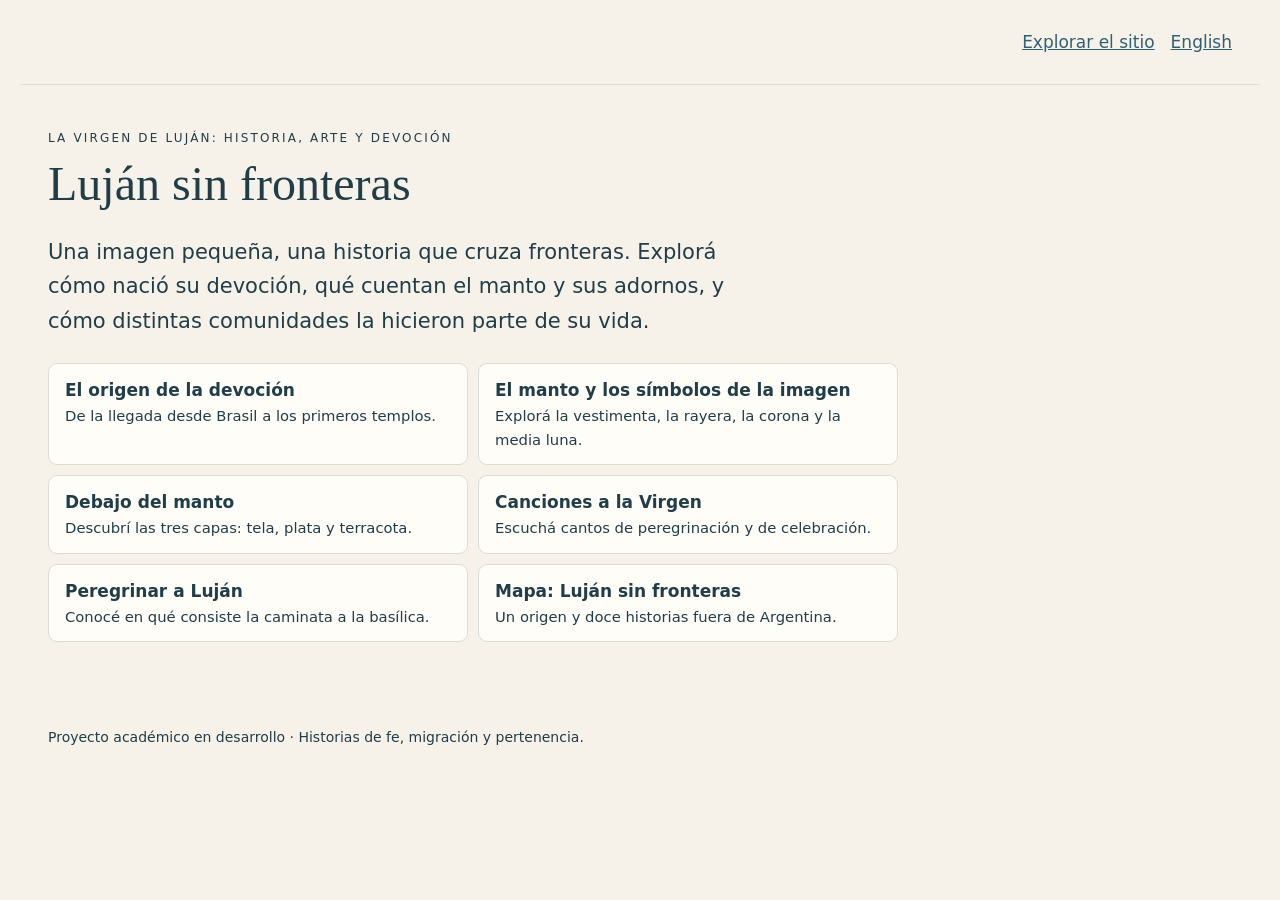
<file: index.html>
<!doctype html>
<html lang="es">
<head>
<meta charset="utf-8"><meta name="viewport" content="width=device-width,initial-scale=1">
<title>Luján sin fronteras</title>
<meta name="description" content="Explorá la historia de la Virgen de Luján, su manto y su figura, y recorré un atlas de su devoción en el mundo.">
<link rel="stylesheet" href="sitio.css">
</head>
<body>
<header id="inicio"><a href="#explorar">Explorar el sitio</a> <a class="language-switch" href="index-en.html" hreflang="en" lang="en">English</a></header>
<main>
<section class="intro">
<p class="eyebrow page-subtitle">La Virgen de Luján: historia, arte y devoción</p>
<h1 class="page-title">Luján sin fronteras</h1>
<p class="lead">Una imagen pequeña, una historia que cruza fronteras. Explorá cómo nació su devoción, qué cuentan el manto y sus adornos, y cómo distintas comunidades la hicieron parte de su vida.</p>
<nav id="explorar" class="site-paths" aria-label="Explorar el sitio">

<a class="site-path" href="historia.html"><strong>El origen de la devoción</strong><span>De la llegada desde Brasil a los primeros templos.</span></a>
<a class="site-path" href="leer-el-manto.html"><strong>El manto y los símbolos de la imagen</strong><span>Explorá la vestimenta, la rayera, la corona y la media luna.</span></a>
<a class="site-path" href="debajo-del-manto.html"><strong>Debajo del manto</strong><span>Descubrí las tres capas: tela, plata y terracota.</span></a>
<a class="site-path" href="canciones.html"><strong>Canciones a la Virgen</strong><span>Escuchá cantos de peregrinación y de celebración.</span></a>
<a class="site-path" href="peregrinar.html"><strong>Peregrinar a Luján</strong><span>Conocé en qué consiste la caminata a la basílica.</span></a>
<a class="site-path" href="atlas.html"><strong>Mapa: Luján sin fronteras</strong><span>Un origen y doce historias fuera de Argentina.</span></a>
</nav>
</section>
</main>
<footer>Proyecto académico en desarrollo · Historias de fe, migración y pertenencia.</footer>
</body></html>
</file>
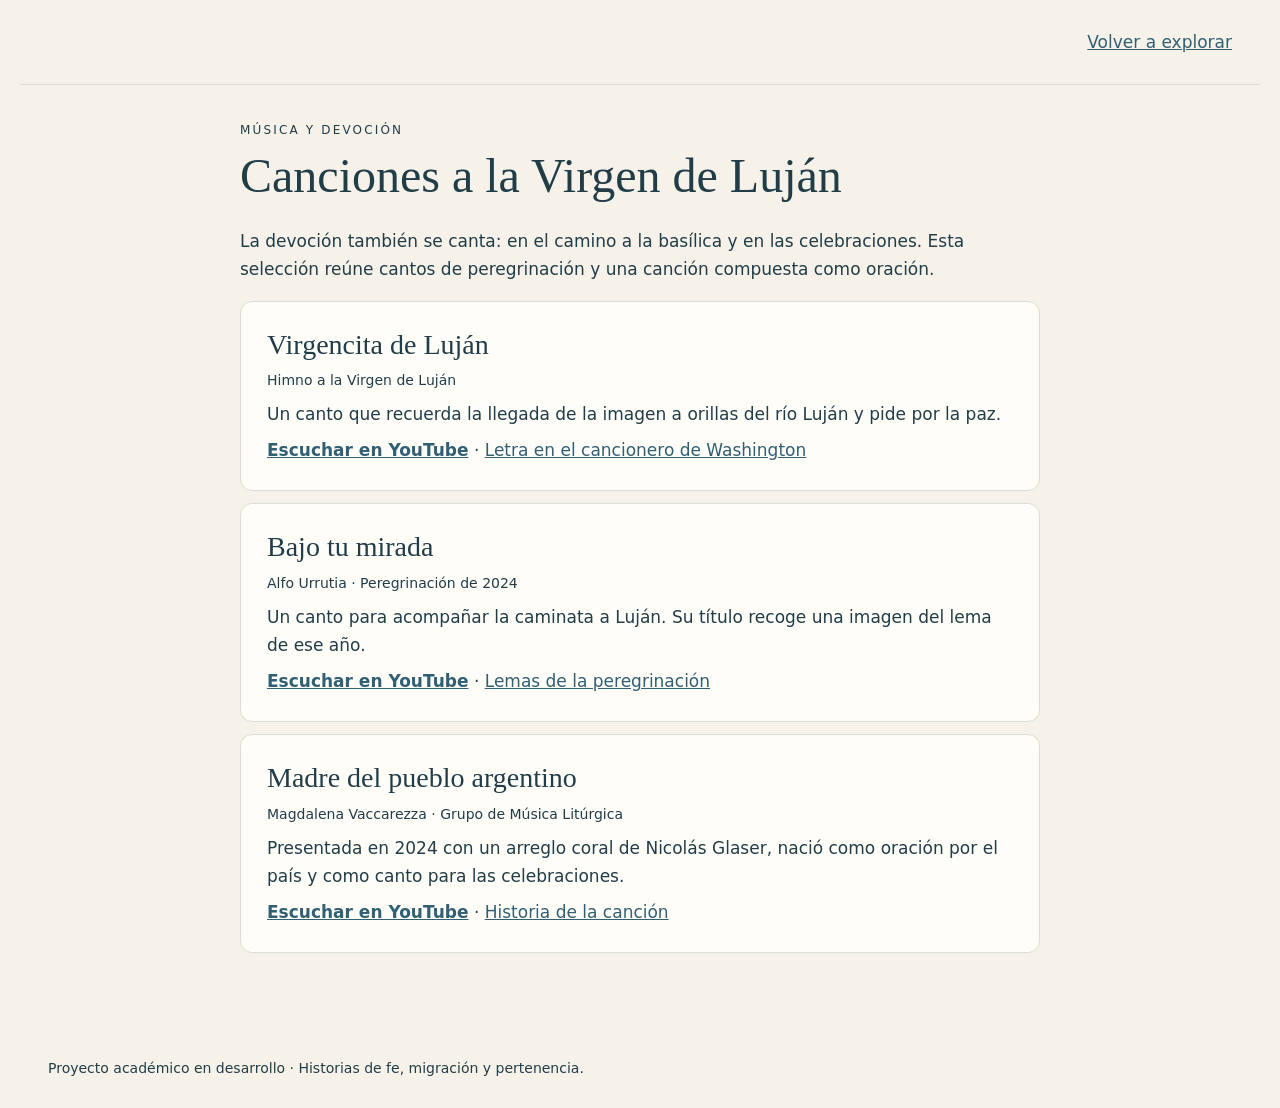
<file: canciones.html>
<!doctype html>
<html lang="es">
<head>
<meta charset="utf-8"><meta name="viewport" content="width=device-width,initial-scale=1">
<title>Canciones a la Virgen — La Virgen de Luján</title>
<meta name="description" content="Explorá la historia de la Virgen de Luján, su manto y su figura, y recorré un atlas de su devoción en el mundo.">
<link rel="stylesheet" href="sitio.css">
</head>
<body>
<header id="inicio"><a href="index.html#explorar">Volver a explorar</a></header>
<main>
<section id="canciones" class="history" aria-labelledby="songs-title">
<p class="eyebrow page-subtitle">Música y devoción</p>
<h2 class="page-title" id="songs-title">Canciones a la Virgen de Luján</h2>
<p>La devoción también se canta: en el camino a la basílica y en las celebraciones. Esta selección reúne cantos de peregrinación y una canción compuesta como oración.</p>
<div class="song-list"><article class="card song-card"><h3>Virgencita de Luján</h3><p class="note">Himno a la Virgen de Luján</p><p>Un canto que recuerda la llegada de la imagen a orillas del río Luján y pide por la paz.</p><p><a href="https://www.youtube.com/watch?v=WcYjqRTEG8o" target="_blank" rel="noopener noreferrer" aria-label="Escuchar Virgencita de Luján en YouTube"><strong>Escuchar en YouTube</strong></a> · <a href="https://www.nationalshrine.org/wp-content/uploads/Pentecost-2024-Spanish-Leaflet.pdf" target="_blank" rel="noopener noreferrer">Letra en el cancionero de Washington</a></p></article><article class="card song-card"><h3>Bajo tu mirada</h3><p class="note">Alfo Urrutia · Peregrinación de 2024</p><p>Un canto para acompañar la caminata a Luján. Su título recoge una imagen del lema de ese año.</p><p><a href="https://www.youtube.com/watch?v=eyvVViVJ__4" target="_blank" rel="noopener noreferrer" aria-label="Escuchar Bajo tu mirada en YouTube"><strong>Escuchar en YouTube</strong></a> · <a href="https://santuariodelujan.org.ar/lemas-de-la-peregrinacion-a-lujan-180926/" target="_blank" rel="noopener noreferrer">Lemas de la peregrinación</a></p></article>
<article class="card song-card"><h3>Madre del pueblo argentino</h3><p class="note">Magdalena Vaccarezza · Grupo de Música Litúrgica</p><p>Presentada en 2024 con un arreglo coral de Nicolás Glaser, nació como oración por el país y como canto para las celebraciones.</p><p><a href="https://www.youtube.com/watch?v=62CnlKLlHac" target="_blank" rel="noopener noreferrer" aria-label="Escuchar Madre del pueblo argentino en YouTube"><strong>Escuchar en YouTube</strong></a> · <a href="https://aica.org/noticia-madre-del-pueblo-argentino-canto-a-nuestra-senora-de-lujan" target="_blank" rel="noopener noreferrer">Historia de la canción</a></p></article></div>
</section>
</main>
<footer>Proyecto académico en desarrollo · Historias de fe, migración y pertenencia.</footer>
</body></html>
</file>
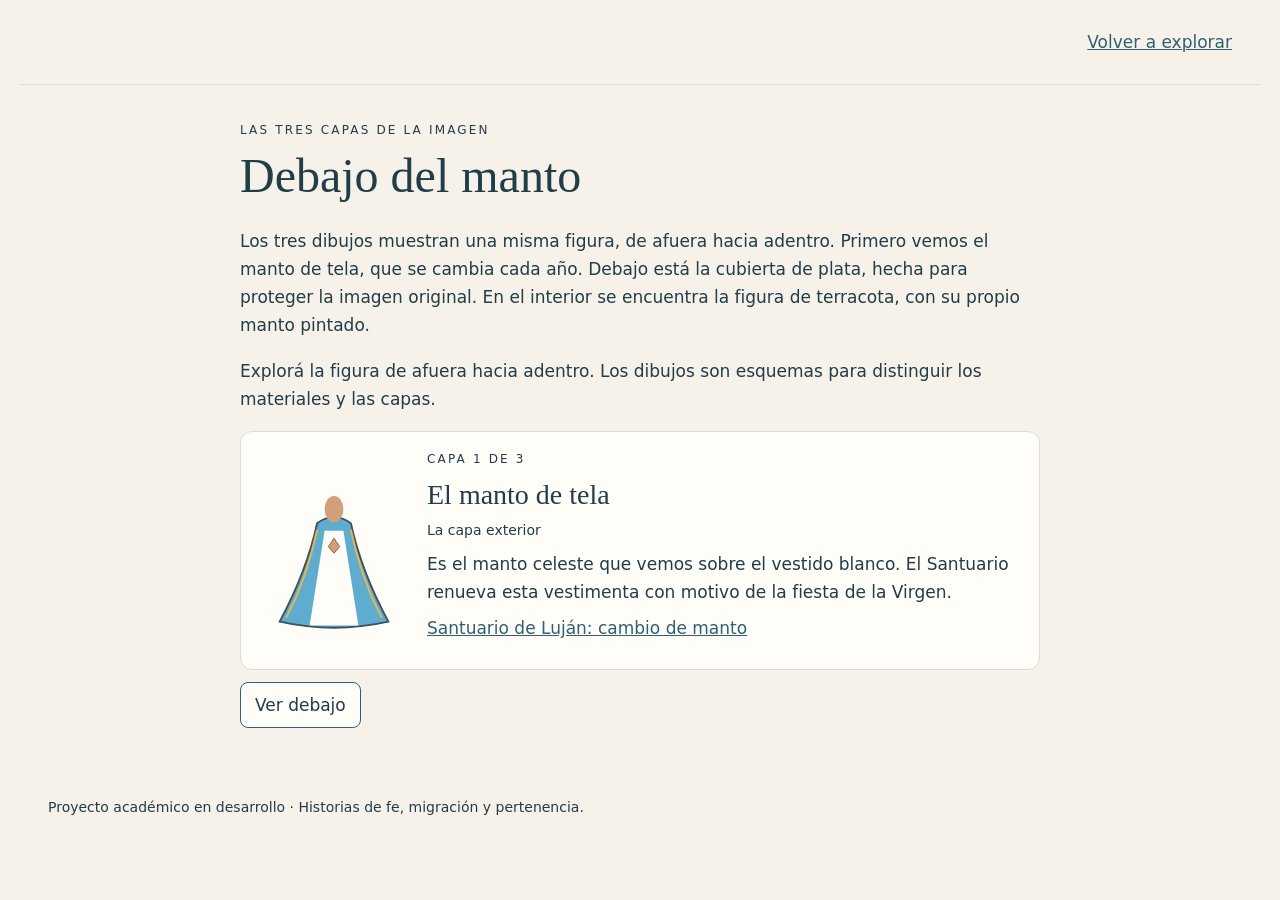
<file: debajo-del-manto.html>
<!doctype html>
<html lang="es">
<head>
<meta charset="utf-8"><meta name="viewport" content="width=device-width,initial-scale=1">
<title>Debajo del manto — La Virgen de Luján</title>
<meta name="description" content="Explorá la historia de la Virgen de Luján, su manto y su figura, y recorré un atlas de su devoción en el mundo.">
<link rel="stylesheet" href="sitio.css">
</head>
<body>
<header id="inicio"><a href="index.html#explorar">Volver a explorar</a></header>
<main>
<section id="debajo-del-manto" class="history" aria-labelledby="layer-title">
<p class="eyebrow page-subtitle">Las tres capas de la imagen</p>
<h2 class="page-title" id="layer-title">Debajo del manto</h2>
<p>Los tres dibujos muestran una misma figura, de afuera hacia adentro. Primero vemos el manto de tela, que se cambia cada año. Debajo está la cubierta de plata, hecha para proteger la imagen original. En el interior se encuentra la figura de terracota, con su propio manto pintado.</p>
<p>Explorá la figura de afuera hacia adentro. Los dibujos son esquemas para distinguir los materiales y las capas.</p>
<article class="layer-panel" data-layer-panel>
<svg viewBox="0 0 160 180" aria-hidden="true" focusable="false"><path d="M62 61Q80 48 98 61Q109 112 138 166Q80 179 22 166Q51 112 62 61Z" fill="#5eadd0" stroke="#3e5260" stroke-width="2"/><path d="M70 69H90L106 170H54Z" fill="#fffdf8"/><path d="M62 68Q51 120 29 162M98 68Q109 120 131 162" stroke="#eab453" stroke-width="2" fill="none"/><ellipse cx="80" cy="46" rx="10" ry="14" fill="#d2a078"/><path d="M74 86l6-9 6 9-6 7z" fill="#d2a078" stroke="#875b42" stroke-width="1"/></svg>
<div><p class="eyebrow">Capa 1 de 3</p><h3 tabindex="-1">El manto de tela</h3><p class="note">La capa exterior</p><p>Es el manto celeste que vemos sobre el vestido blanco. El Santuario renueva esta vestimenta con motivo de la fiesta de la Virgen.</p><p><a href="https://santuariodelujan.org.ar/misa-de-cambio-de-manto-2026/" target="_blank" rel="noopener noreferrer">Santuario de Luján: cambio de manto</a></p></div>
</article>
<article class="layer-panel" data-layer-panel>
<svg viewBox="0 0 160 180" aria-hidden="true" focusable="false">
<path d="M61 52C61 34 68 23 80 23S99 34 99 52C103 81 120 122 137 161Q80 174 23 161C40 122 57 81 61 52Z" fill="#abb3bb" stroke="#56626d" stroke-width="2"/>
<path d="M66 54C66 39 70 30 80 29C90 30 94 39 94 54M64 61Q54 108 34 159M96 61Q106 108 126 159M63 89Q57 129 48 163M97 89Q103 129 112 163M70 88Q68 133 62 165M90 88Q92 133 98 165M78 90L76 167M84 90L85 167" fill="none" stroke="#e4e8ec" stroke-width="2" stroke-linecap="round"/>
<ellipse cx="80" cy="48" rx="9" ry="12" fill="#b78d73" stroke="#626c75" stroke-width="1.4"/><path d="M75 80l5-9 5 9-5 7z" fill="#b78d73" stroke="#626c75" stroke-width="1.2"/>
</svg>
<div><p class="eyebrow">Capa 2 de 3</p><h3 tabindex="-1">La cubierta de plata</h3><p class="note">La capa protectora</p><p>Debajo de la tela hay una cubierta de plata encargada en 1904 para proteger la figura. Su relieve imita los pliegues de la vestimenta y deja visibles el rostro y las manos.</p><p><a href="https://www.infobae.com/sociedad/2023/09/30/el-origen-milagroso-de-la-virgen-de-lujan-de-la-carreta-que-se-detuvo-a-la-construccion-de-la-basilica/" target="_blank" rel="noopener noreferrer">Descripción de la cubierta de plata</a></p><p><a href="https://aica.org/noticia-lujan-el-cambio-de-manto-nos-recuerda-que-nuestra-iglesia-necesita-renovarse-siempre" target="_blank" rel="noopener noreferrer">Ver la crónica fotográfica del cambio de manto (AICA, 2022)</a></p></div>
</article>
<article class="layer-panel" data-layer-panel>
<svg viewBox="0 0 160 204" aria-hidden="true" focusable="false" stroke-linejoin="round">
<path d="M43 184Q41 173 53 172Q55 163 67 166Q80 158 93 166Q105 163 107 172Q119 173 117 184Q80 195 43 184Z" fill="#ece0d0" stroke="#574b49" stroke-width="1.5"/>
<path d="M71 58Q80 55 89 58Q98 66 96 88L92 105C92 115 98 121 98 135Q98 149 102 164Q80 173 58 164Q62 149 62 135C62 121 68 115 68 105L64 88Q62 66 71 58Z" fill="#b94d50" stroke="#574b49" stroke-width="1.5"/>
<g transform="translate(160 0) scale(-1 1)"><path d="M68 91Q78 94 92 97C94 108 99 123 100 137Q102 153 106 164Q97 169 88 166Q84 149 83 130Q81 108 69 98Q72 122 69 140L64 166Q60 167 55 164Q63 142 65 123Q66 105 68 91Z" fill="#2f5280" stroke="#574b49" stroke-width="1.5"/>
<path d="M69 108.2l.55 1.25 1.25.55-1.25.55-.55 1.25-.55-1.25-1.25-.55 1.25-.55z" fill="#fffdf8"/><path d="M65 128.2l.55 1.25 1.25.55-1.25.55-.55 1.25-.55-1.25-1.25-.55 1.25-.55z" fill="#fffdf8"/><path d="M62 151.2l.55 1.25 1.25.55-1.25.55-.55 1.25-.55-1.25-1.25-.55 1.25-.55z" fill="#fffdf8"/><path d="M88 113.2l.55 1.25 1.25.55-1.25.55-.55 1.25-.55-1.25-1.25-.55 1.25-.55z" fill="#fffdf8"/><path d="M90 133.2l.55 1.25 1.25.55-1.25.55-.55 1.25-.55-1.25-1.25-.55 1.25-.55z" fill="#fffdf8"/><path d="M94 152.2l.55 1.25 1.25.55-1.25.55-.55 1.25-.55-1.25-1.25-.55 1.25-.55z" fill="#fffdf8"/>
</g>
<rect x="70" y="33" width="20" height="27" rx="9" fill="#d2a078" stroke="#574b49" stroke-width="1.5"/><path d="M80 74Q78 73 77 77L74 85L77 90H83L86 85L83 77Q82 73 80 74Z" fill="#d2a078" stroke="#574b49" stroke-width="1.5"/><path d="M80 75v12" fill="none" stroke="#574b49" stroke-width="1.5"/>
<g transform="translate(49 184)"><path d="M0 3Q-11 6-10-2Q-6-3 0 1Q6-3 10-2Q11 6 0 3Z" fill="#e4d4be" stroke="#574b49" stroke-width="1.5"/><circle r="4.3" fill="#d2a078" stroke="#574b49" stroke-width="1.5"/></g><g transform="translate(70 187)"><path d="M0 3Q-11 6-10-2Q-6-3 0 1Q6-3 10-2Q11 6 0 3Z" fill="#e4d4be" stroke="#574b49" stroke-width="1.5"/><circle r="4.3" fill="#d2a078" stroke="#574b49" stroke-width="1.5"/></g><g transform="translate(90 187)"><path d="M0 3Q-11 6-10-2Q-6-3 0 1Q6-3 10-2Q11 6 0 3Z" fill="#e4d4be" stroke="#574b49" stroke-width="1.5"/><circle r="4.3" fill="#d2a078" stroke="#574b49" stroke-width="1.5"/></g><g transform="translate(111 184)"><path d="M0 3Q-11 6-10-2Q-6-3 0 1Q6-3 10-2Q11 6 0 3Z" fill="#e4d4be" stroke="#574b49" stroke-width="1.5"/><circle r="4.3" fill="#d2a078" stroke="#574b49" stroke-width="1.5"/></g></svg>
<div><p class="eyebrow">Capa 3 de 3</p><h3 tabindex="-1">La figura de terracota</h3><p class="note">Esquema basado en la descripción de 1885</p><p>La terracota es arcilla cocida. En 1885, el padre Jorge María Salvaire describió en la figura un manto azul con estrellas blancas y una túnica roja. En el esquema, la túnica roja cubre el pecho y los brazos. El manto azul se pliega hacia delante cerca de la cintura y cae abierto hasta los pies, dejando ver la túnica. A sus pies, cuatro cabezas de ángeles con alas asoman entre las nubes. Las estrellas del dibujo son ilustrativas: la descripción no indica cuántas había.</p><p><a href="https://es.aleteia.org/2019/05/08/los-detalles-de-la-virgen-de-lujan/" target="_blank" rel="noopener noreferrer">Descripción histórica de la figura</a></p></div>
<figure class="story-photo layer-archive-photo" style="grid-column:1/-1;margin:0;max-width:240px">
<img src="fotos/Figura_original_de_la_Virgen_de_Luj%C3%A1n.jpg" alt="Fotografía histórica en blanco y negro de la figura original de la Virgen de Luján, con el manto modelado junto al cuerpo." width="502" height="778" loading="lazy">
<figcaption>Figura original antes de recibir la cubierta de plata, 1904. La foto muestra la forma del manto; el esquema ilustra los colores descritos en 1885. <a href="https://commons.wikimedia.org/wiki/File:Figura_original_de_la_Virgen_de_Luj%C3%A1n.jpg" target="_blank" rel="noopener noreferrer">Fotografía atribuida a Lucero · Wikimedia Commons · Dominio público</a>.</figcaption>
</figure>
</article>
<div class="layer-controls" hidden><button type="button" data-layer-prev>Volver</button><button type="button" data-layer-next>Ver debajo</button></div>
</section>
</main>
<footer>Proyecto académico en desarrollo · Historias de fe, migración y pertenencia.</footer>
<script>
(()=>{const root=document.getElementById('debajo-del-manto');const panels=[...root.querySelectorAll('[data-layer-panel]')];const controls=root.querySelector('.layer-controls');const prev=root.querySelector('[data-layer-prev]');const next=root.querySelector('[data-layer-next]');let current=0;
function show(index,moveFocus){current=index;panels.forEach((panel,i)=>{panel.hidden=i!==index;});prev.hidden=index===0;next.textContent=index===panels.length-1?'Volver al manto de tela':'Ver debajo';if(moveFocus)panels[index].querySelector('h3').focus();}
prev.addEventListener('click',()=>show(Math.max(0,current-1),true));next.addEventListener('click',()=>show((current+1)%panels.length,true));controls.hidden=false;show(0,false);})();
</script>
</body></html>
</file>
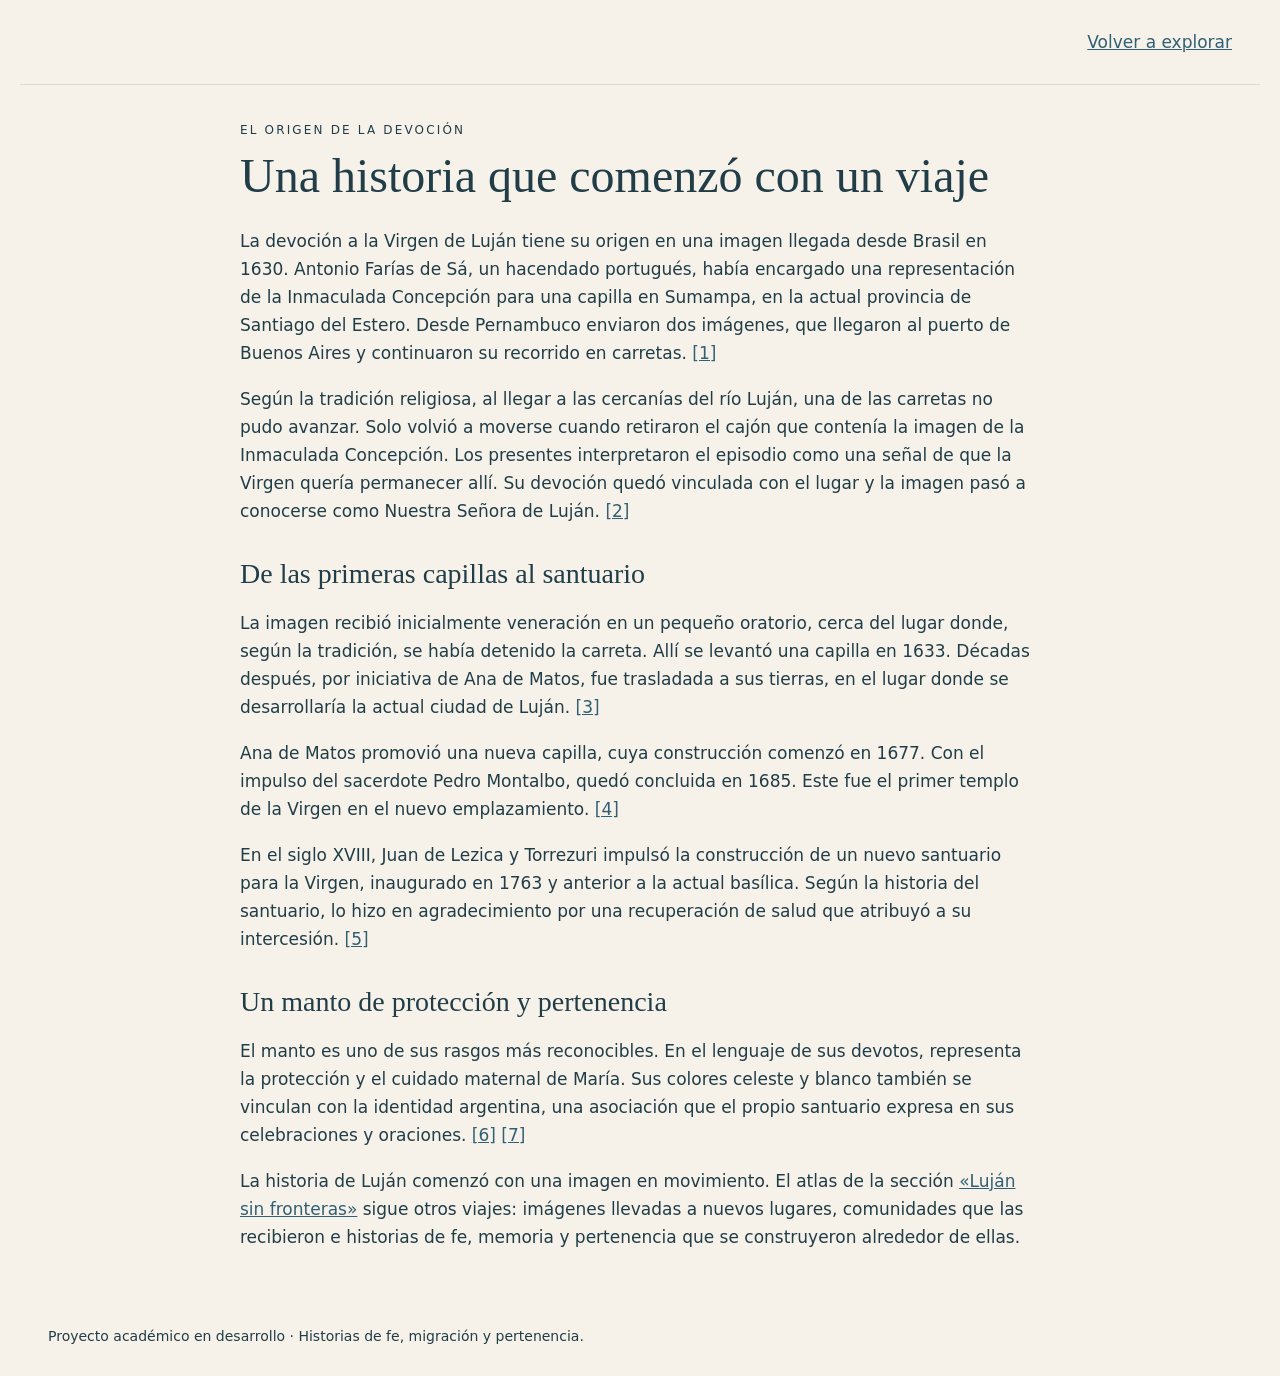
<file: historia.html>
<!doctype html>
<html lang="es">
<head>
<meta charset="utf-8"><meta name="viewport" content="width=device-width,initial-scale=1">
<title>El origen de la devoción — La Virgen de Luján</title>
<meta name="description" content="Explorá la historia de la Virgen de Luján, su manto y su figura, y recorré un atlas de su devoción en el mundo.">
<link rel="stylesheet" href="sitio.css">
</head>
<body>
<header id="inicio"><a href="index.html#explorar">Volver a explorar</a></header>
<main>
<section id="historia" class="history" aria-labelledby="history-title">
<p class="eyebrow page-subtitle">El origen de la devoción</p>
<h2 class="page-title" id="history-title">Una historia que comenzó con un viaje</h2>
<p>La devoción a la Virgen de Luján tiene su origen en una imagen llegada desde Brasil en 1630. Antonio Farías de Sá, un hacendado portugués, había encargado una representación de la Inmaculada Concepción para una capilla en Sumampa, en la actual provincia de Santiago del Estero. Desde Pernambuco enviaron dos imágenes, que llegaron al puerto de Buenos Aires y continuaron su recorrido en carretas. <a href="https://santuariodelujan.org.ar/historia/" target="_blank" rel="noopener noreferrer" aria-label="Fuente: historia del Santuario de Luján">[1]</a></p>
<p>Según la tradición religiosa, al llegar a las cercanías del río Luján, una de las carretas no pudo avanzar. Solo volvió a moverse cuando retiraron el cajón que contenía la imagen de la Inmaculada Concepción. Los presentes interpretaron el episodio como una señal de que la Virgen quería permanecer allí. Su devoción quedó vinculada con el lugar y la imagen pasó a conocerse como Nuestra Señora de Luján. <a href="https://santuariodelujan.org.ar/maria-de-lujan-esperanza-de-nuestro-pueblo-080523/" target="_blank" rel="noopener noreferrer" aria-label="Fuente: relato del origen de la devoción">[2]</a></p>
<h3>De las primeras capillas al santuario</h3>
<p>La imagen recibió inicialmente veneración en un pequeño oratorio, cerca del lugar donde, según la tradición, se había detenido la carreta. Allí se levantó una capilla en 1633. Décadas después, por iniciativa de Ana de Matos, fue trasladada a sus tierras, en el lugar donde se desarrollaría la actual ciudad de Luján. <a href="https://www.argentina.gob.ar/normativa/nacional/norma-49742/texto" target="_blank" rel="noopener noreferrer" aria-label="Fuente: antecedentes históricos del santuario">[3]</a></p>
<p>Ana de Matos promovió una nueva capilla, cuya construcción comenzó en 1677. Con el impulso del sacerdote Pedro Montalbo, quedó concluida en 1685. Este fue el primer templo de la Virgen en el nuevo emplazamiento. <a href="https://santuariodelujan.org.ar/wp-content/uploads/2024/04/Novena-a-Nuestra-Senora-de-Lujan-2024.pdf" target="_blank" rel="noopener noreferrer" aria-label="Fuente: historia del primer templo, PDF del santuario">[4]</a></p>
<p>En el siglo XVIII, Juan de Lezica y Torrezuri impulsó la construcción de un nuevo santuario para la Virgen, inaugurado en 1763 y anterior a la actual basílica. Según la historia del santuario, lo hizo en agradecimiento por una recuperación de salud que atribuyó a su intercesión. <a href="https://santuariodelujan.org.ar/don-juan-de-lezica-y-torrezuri/" target="_blank" rel="noopener noreferrer" aria-label="Fuente: Juan de Lezica y Torrezuri">[5]</a></p>
<h3>Un manto de protección y pertenencia</h3>
<p>El manto es uno de sus rasgos más reconocibles. En el lenguaje de sus devotos, representa la protección y el cuidado maternal de María. Sus colores celeste y blanco también se vinculan con la identidad argentina, una asociación que el propio santuario expresa en sus celebraciones y oraciones. <a href="https://santuariodelujan.org.ar/consagracion-a-la-virgen-de-lujan-2024/" target="_blank" rel="noopener noreferrer" aria-label="Fuente: el manto como protección maternal">[6]</a> <a href="https://santuariodelujan.org.ar/dia-virgen-de-lujan-290423/" target="_blank" rel="noopener noreferrer" aria-label="Fuente: los colores del manto y la bandera">[7]</a></p>
<p>La historia de Luján comenzó con una imagen en movimiento. El atlas de la sección <a href="atlas.html">«Luján sin fronteras»</a> sigue otros viajes: imágenes llevadas a nuevos lugares, comunidades que las recibieron e historias de fe, memoria y pertenencia que se construyeron alrededor de ellas.</p>
</section>
</main>
<footer>Proyecto académico en desarrollo · Historias de fe, migración y pertenencia.</footer>
</body></html>
</file>
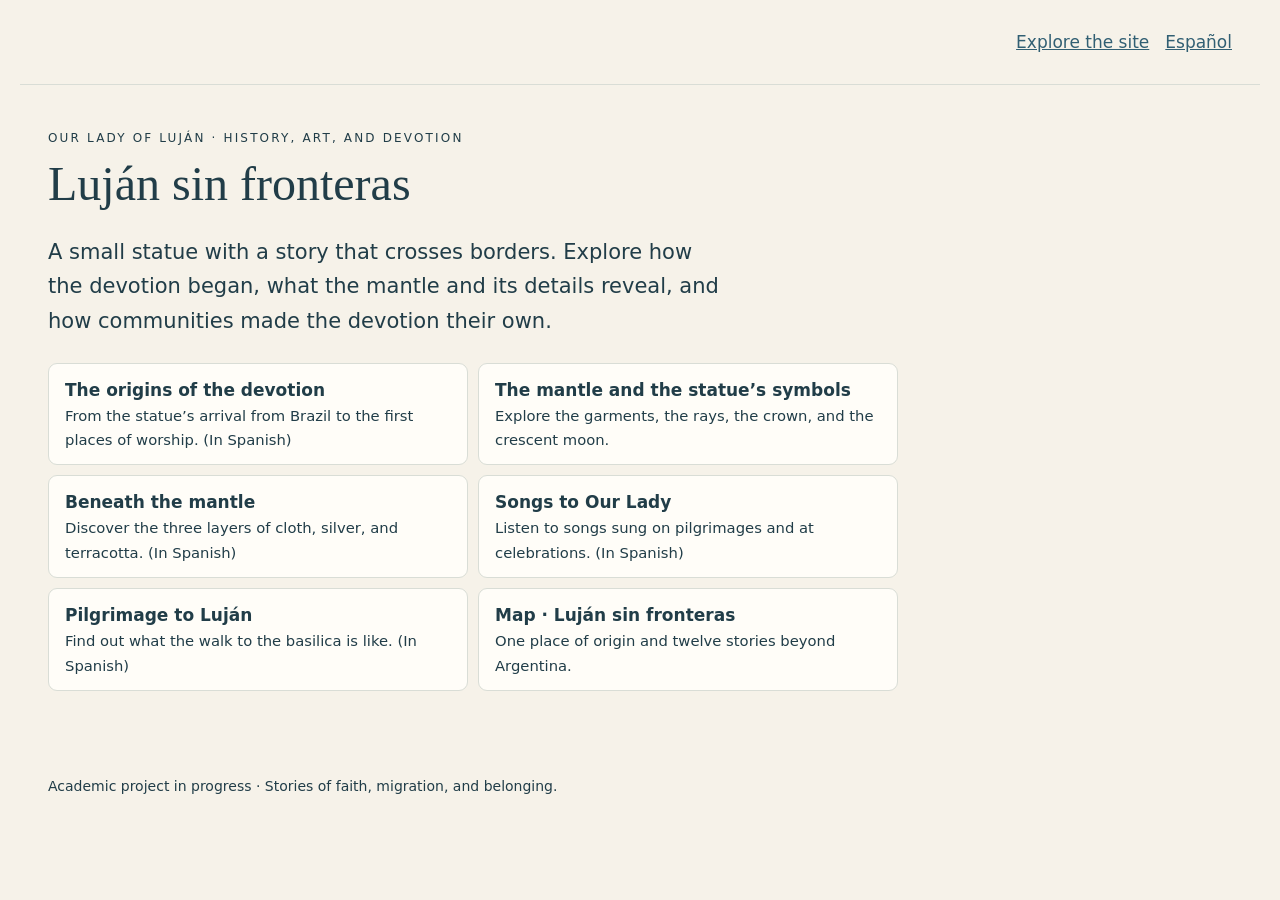
<file: index-en.html>
<!doctype html>
<html lang="en">
<head>
<meta charset="utf-8"><meta name="viewport" content="width=device-width,initial-scale=1">
<title>Luján sin fronteras</title>
<meta name="description" content="Explore the history of Our Lady of Luján, discover her mantle and statue, and browse an atlas of devotion around the world.">
<link rel="stylesheet" href="sitio.css">
</head>
<body>
<header id="inicio"><a href="#explorar">Explore the site</a> <a class="language-switch" href="index.html" hreflang="es" lang="es">Español</a></header>
<main>
<section class="intro">
<p class="eyebrow page-subtitle">Our Lady of Luján · History, art, and devotion</p>
<h1 class="page-title">Luján sin fronteras</h1>
<p class="lead">A small statue with a story that crosses borders. Explore how the devotion began, what the mantle and its details reveal, and how communities made the devotion their own.</p>
<nav id="explorar" class="site-paths" aria-label="Explore the site">

<a class="site-path" href="historia.html"><strong>The origins of the devotion</strong><span>From the statue’s arrival from Brazil to the first places of worship. (In Spanish)</span></a>
<a class="site-path" href="leer-el-manto-en.html"><strong>The mantle and the statue’s symbols</strong><span>Explore the garments, the rays, the crown, and the crescent moon.</span></a>
<a class="site-path" href="debajo-del-manto.html"><strong>Beneath the mantle</strong><span>Discover the three layers of cloth, silver, and terracotta. (In Spanish)</span></a>
<a class="site-path" href="canciones.html"><strong>Songs to Our Lady</strong><span>Listen to songs sung on pilgrimages and at celebrations. (In Spanish)</span></a>
<a class="site-path" href="peregrinar.html"><strong>Pilgrimage to Luján</strong><span>Find out what the walk to the basilica is like. (In Spanish)</span></a>
<a class="site-path" href="atlas-en.html"><strong>Map · Luján sin fronteras</strong><span>One place of origin and twelve stories beyond Argentina.</span></a>
</nav>
</section>
</main>
<footer>Academic project in progress · Stories of faith, migration, and belonging.</footer>
</body></html>
</file>
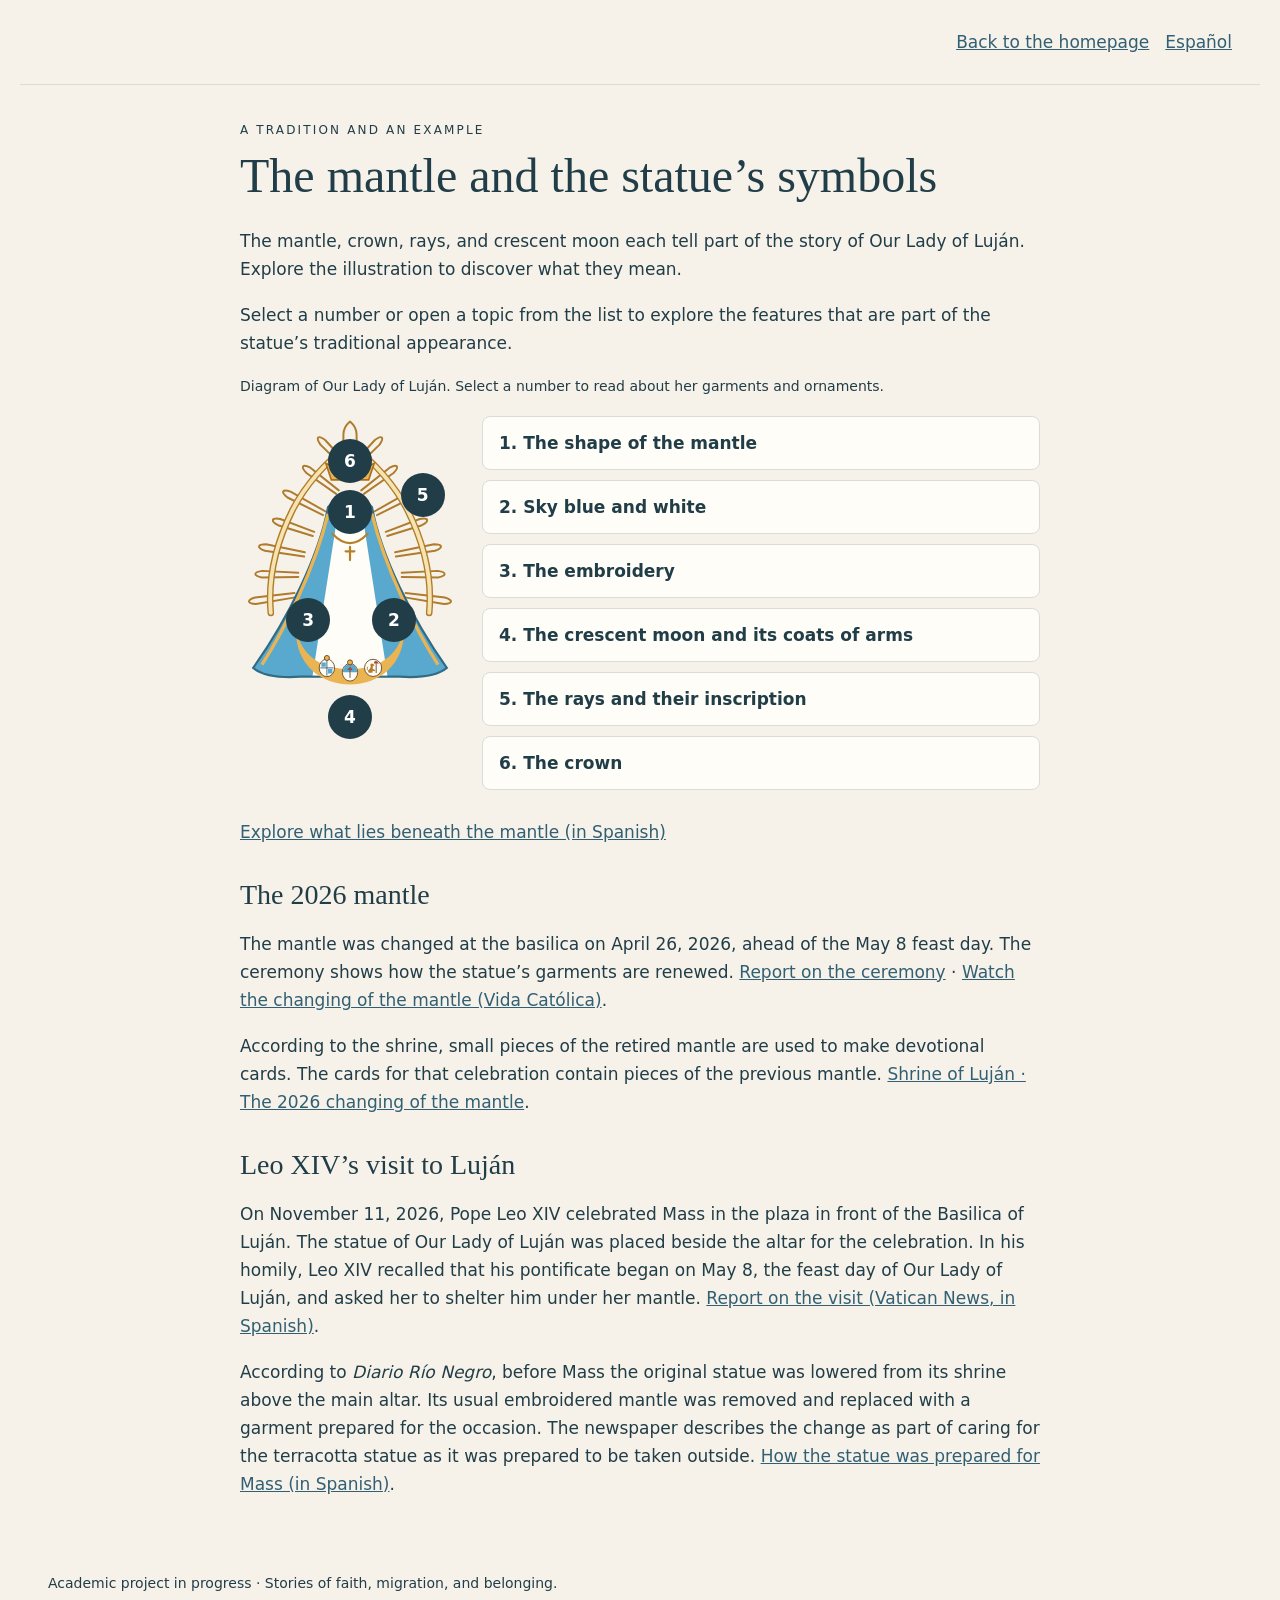
<file: leer-el-manto-en.html>
<!doctype html>
<html lang="en">
<head>
<meta charset="utf-8"><meta name="viewport" content="width=device-width,initial-scale=1">
<title>The mantle and the statue’s symbols — Our Lady of Luján</title>
<meta name="description" content="Explore the history of Our Lady of Luján, discover her mantle and statue, and browse an atlas of devotion around the world.">
<link rel="stylesheet" href="sitio.css">
</head>
<body>
<header id="inicio"><a href="index-en.html#explorar">Back to the homepage</a> <a class="language-switch" href="leer-el-manto.html" hreflang="es" lang="es">Español</a></header>
<main>
<section id="leer-el-manto" class="history" aria-labelledby="mantle-title">
<p class="eyebrow page-subtitle">A tradition and an example</p>
<h2 class="page-title" id="mantle-title">The mantle and the statue’s symbols</h2>
<p>The mantle, crown, rays, and crescent moon each tell part of the story of Our Lady of Luján. Explore the illustration to discover what they mean.</p>
<p>Select a number or open a topic from the list to explore the features that are part of the statue’s traditional appearance.</p>
<p class="note">Diagram of Our Lady of Luján. Select a number to read about her garments and ornaments.</p>
<div class="mantle-map"><div class="mantle-drawing">
<svg viewBox="0 0 200 250" aria-hidden="true" focusable="false">
  <g id="rayera-ilustrada" fill="none" stroke="#af7c2e" stroke-width="1.8" stroke-linecap="round" stroke-linejoin="round">
    <path class="rayera-rayo" d="M50.1 164.9L14.6 170.9Q8.5 170.8 8.2 168.8Q7.9 166.8 13.7 165.0L49.5 161.0"/>
    <path class="rayera-rayo" d="M53.0 146.4L19.9 146.8Q14.0 145.7 14.0 143.7Q14.0 141.7 20.1 140.8L53.0 142.4"/>
    <path class="rayera-rayo" d="M58.3 127.8L22.7 122.5Q17.0 120.5 17.3 118.5Q17.7 116.6 23.7 116.6L59.0 123.9"/>
    <path class="rayera-rayo" d="M66.2 109.1L34.6 99.3Q29.3 96.4 29.9 94.5Q30.6 92.6 36.6 93.6L67.5 105.3"/>
    <path class="rayera-rayo" d="M75.5 90.1L43.2 74.1Q38.4 70.4 39.3 68.6Q40.3 66.8 46.0 68.8L77.4 86.6"/>
    <path class="rayera-rayo" d="M87.4 70.8L60.4 51.8Q56.2 47.4 57.4 45.8Q58.6 44.2 64.0 47.0L89.8 67.6"/>
    <path class="rayera-rayo" d="M98.8 51.2L73.1 26.0Q69.7 21.0 71.1 19.6Q72.5 18.2 77.4 21.8L101.7 48.4"/>
    <path class="rayera-rayo" d="M94 40V17Q94 10 100 5Q106 10 106 17V40"/>
    <path class="rayera-rayo" d="M98.3 48.4L122.6 21.8Q127.5 18.2 128.9 19.6Q130.3 21.0 126.9 26.0L101.2 51.2"/>
    <path class="rayera-rayo" d="M110.2 67.6L136.0 47.0Q141.4 44.2 142.6 45.8Q143.8 47.4 139.6 51.8L112.6 70.8"/>
    <path class="rayera-rayo" d="M122.6 86.6L154.0 68.8Q159.7 66.8 160.7 68.6Q161.6 70.4 156.8 74.1L124.5 90.1"/>
    <path class="rayera-rayo" d="M132.5 105.3L163.4 93.6Q169.4 92.6 170.1 94.5Q170.7 96.4 165.4 99.3L133.8 109.1"/>
    <path class="rayera-rayo" d="M141.0 123.9L176.3 116.6Q182.3 116.6 182.7 118.5Q183.0 120.5 177.3 122.5L141.7 127.8"/>
    <path class="rayera-rayo" d="M147.0 142.4L179.9 140.8Q186.0 141.7 186.0 143.7Q186.0 145.7 180.1 146.8L147.0 146.4"/>
    <path class="rayera-rayo" d="M150.5 161.0L186.3 165.0Q192.1 166.8 191.8 168.8Q191.5 170.8 185.4 170.9L149.9 164.9"/>
    <path d="M28 179C25 146 34 113 48 85C62 58 82 39 100 25C118 39 138 58 152 85C166 113 175 146 172 179" stroke="#af7c2e" stroke-width="6"/>
    <path d="M28 179C25 146 34 113 48 85C62 58 82 39 100 25C118 39 138 58 152 85C166 113 175 146 172 179" stroke="#f7e3ae" stroke-width="3.5"/>
  </g>
  <path d="M83 58l-5-15 13 6 9-14 9 14 13-6-5 15z" fill="#eab453" stroke="#ad711e" stroke-width="1.5"/>
  <path d="M80 83q20-24 40 0c8 43 36 101 68 146q-12 10-43 8H55q-31 2-43-8C44 184 72 126 80 83Z" fill="#58a9cd" stroke="#326b86" stroke-width="2"/>
  <path d="M87 101h26l21 135H66z" fill="#fffdf8"/>
  <path d="M80 89C68 139 40 195 20 226m100-137c12 50 40 106 60 137" fill="none" stroke="#eab453" stroke-width="3"/>
  <ellipse cx="100" cy="81" rx="9" ry="13" fill="#e7b976"/>
  <path d="M84 107q16 17 32 0m-16 12v12m-4-8h8" fill="none" stroke="#b58029" stroke-width="2" stroke-linecap="round"/>
  <path d="M51 194c5 25 24 36 49 36s44-11 49-36c1 31-22 50-49 50s-50-19-49-50Z" fill="#eab453"/>
  <!-- Escudos esquemáticos, de izquierda a derecha al mirar de frente. -->
  <g id="escudos-medialuna" stroke="#65451e" stroke-width=".8">
    <g transform="translate(79 229)"><ellipse rx="7" ry="8" fill="#fffdf8"/><path d="M0-7V7M-6 0H6" stroke="#315f73"/><path d="M-5-5h4v4h-4zm6 6h4v4H1z" fill="#58a9cd" stroke="none"/><circle cy="-9" r="2.3" fill="#eab453"/></g>
    <g transform="translate(100 233)"><ellipse rx="7" ry="8" fill="#fffdf8"/><path d="M-6.6 0A6.6 7.6 0 0 1 6.6 0Z" fill="#58a9cd" stroke="none"/><path d="M0 5V-3" stroke="#65451e"/><path d="M-2.6-2 0-5l2.6 3Z" fill="#ac4140" stroke="none"/><circle cy="-9" r="2.3" fill="#eab453"/></g>
    <g transform="translate(121 229)"><circle r="7.8" fill="#fffdf8"/><path d="M2.8-4.2V4.7" stroke="#65451e"/><path d="M.6-4.1Q1-7 3.4-6.1L5.5-4.1Z" fill="#ac4140" stroke="none"/><path d="M-4 4.3Q-5.1 2-3 1L-2-1.7-2.8-2.6-1.7-3.9 .2-3.6 1.2-2.3-.2-1.6-.4.8 1.9 1.9 1.4 3.1-.4 2.7-.6 4.3Z" fill="#b67a29" stroke="none"/><path d="M-4 3Q-6.6 1.7-5.2-.7" fill="none" stroke="#b67a29" stroke-linecap="round"/></g>
  </g>
</svg>
<a href="#manto-forma" data-mantle-detail="manto-forma" aria-label="Open detail 1: The shape of the mantle" style="left:50%;top:34%">1</a>
<a href="#manto-colores" data-mantle-detail="manto-colores" aria-label="Open detail 2: Sky blue and white" style="left:70%;top:72%">2</a>
<a href="#manto-bordado" data-mantle-detail="manto-bordado" aria-label="Open detail 3: The embroidery" style="left:31%;top:72%">3</a>
<a href="#manto-medialuna" data-mantle-detail="manto-medialuna" aria-label="Open detail 4: The crescent moon and its coats of arms" style="left:50%;top:calc(100% + 18px)">4</a>
<a href="#manto-rayos" data-mantle-detail="manto-rayos" aria-label="Open detail 5: The rays and their inscription" style="left:83%;top:28%">5</a>
<a href="#manto-corona" data-mantle-detail="manto-corona" aria-label="Open detail 6: The crown" style="left:50%;top:16%">6</a>
</div><div class="mantle-reading">
<details id="manto-forma"><summary>1. The shape of the mantle</summary><p>The mantle flares out toward the bottom like a poncho. Its wide outline makes the dressed statue of Our Lady of Luján easy to recognize. <a href="https://www.lanacion.com.ar/lifestyle/tradicion-centenaria-particular-historia-del-traje-virgen-nid2363256/" target="_blank" rel="noopener noreferrer">An account from the people who make the garments</a>.</p></details>
<details id="manto-colores"><summary>2. Sky blue and white</summary><p>The traditional outfit pairs a sky-blue mantle with a white dress. The shrine’s celebrations connect these colors with those of the Argentine flag. <a href="https://santuariodelujan.org.ar/dia-virgen-de-lujan-290423/" target="_blank" rel="noopener noreferrer">Shrine of Luján · The mantle and the flag</a>.</p></details>
<details id="manto-bordado"><summary>3. The embroidery</summary><p>Gold embroidery is a familiar feature of the dressed statue. The patterns can change. The monogram and twelve stars described for 2024 belong to that year’s design. <a href="https://santuariodelujan.org.ar/gracias-madre-nuestra-09x080524/" target="_blank" rel="noopener noreferrer">Shrine of Luján · The 2024 design</a>.</p></details>
<details id="manto-medialuna"><summary>4. The crescent moon and its coats of arms</summary>
<p>The crescent moon refers to Revelation 12:1, which describes a woman clothed with the sun, with the moon under her feet and a crown of twelve stars. Catholic tradition has associated this figure with Mary and included the crescent moon in many depictions of the Immaculate Conception. The historical design for the Luján crescent explicitly refers to this passage. <a href="https://repositorio.uca.edu.ar/bitstream/123456789/6572/1/teologia89.pdf" target="_blank" rel="noopener noreferrer">Study by Juan Guillermo Durán</a>.</p>
<p>The silver crescent moon sits at Mary’s feet. The historical design placed the coats of arms of Argentina and Uruguay together at the center. A description also mentions Paraguay’s coat of arms and leaves the exact order unspecified. The illustration simplifies all three. In the <a href="https://www.lanacion.com.ar/cultura/virgen-lujan-imagenes-secretos-de-devocion-historia-nid2383604/" target="_blank" rel="noopener noreferrer">photograph by Adrián Melo</a>, a front view shows Uruguay on the left, Argentina in the center, and Paraguay on the right.</p>
<p><strong>Uruguay.</strong> The oval has four sections. The scales represent equality and justice, the Cerro de Montevideo represents strength, the unbridled horse represents freedom, and the ox represents abundance. <a href="https://patrimonio.servicios.cgn.gub.uy/exhibits/show/papel-moneda/historia-de-los-billetes-en-ur" target="_blank" rel="noopener noreferrer">Historical Archive of Uruguay</a>.</p>
<p><strong>Argentina.</strong> The joined hands represent the union of the provinces. The red Phrygian cap symbolizes freedom, and the rising sun evokes the birth of the nation. <a href="https://www.argentina.gob.ar/pais/simbolos/escudo" target="_blank" rel="noopener noreferrer">Argentine national coat of arms</a>.</p>
<p><strong>Paraguay.</strong> The coat of arms shows a lion next to a spear topped with a Phrygian cap, a symbol of freedom. These elements are part of <a href="https://www2.mre.gov.py/embapar-ecuador/index.php/noticias/14-de-agosto-dia-de-la-bandera-paraguaya?ccm_paging_p=52" target="_blank" rel="noopener noreferrer">Paraguay’s Treasury Seal</a>, which appears on the reverse of its flag. <a href="https://repositorio.uca.edu.ar/bitstream/123456789/6572/1/teologia89.pdf" target="_blank" rel="noopener noreferrer">Historical design</a> · <a href="https://repositorio.uca.edu.ar/bitstream/123456789/19955/2/virgen-lujan-mariologia.pdf" target="_blank" rel="noopener noreferrer">Description of the crescent</a>.</p>
<p>The coats of arms are national emblems. Together on the crescent, they reflect the regional reach of the devotion. The shrine recognizes Our Lady of Luján as the patroness of Argentina, Uruguay, and Paraguay. <a href="https://santuariodelujan.org.ar/historia/" target="_blank" rel="noopener noreferrer">History of the Shrine of Luján</a>.</p>
<p><strong><a href="https://www.lanacion.com.ar/cultura/virgen-lujan-imagenes-secretos-de-devocion-historia-nid2383604/" target="_blank" rel="noopener noreferrer">See a photo of the original statue and its coats of arms ↗</a></strong><br><span class="note">Photo by Adrián Melo, published in La Nación. Look for the caption “Imagen original de la Virgen de Luján.”</span></p></details>
<details id="manto-rayos"><summary>5. The rays and their inscription</summary>
<p>The rays surrounding the statue form an ornament called a <em lang="es">rayera</em>. The band connecting the rays bears an inscription: <strong>“The Virgin of Luján is the first founder of this town”</strong>. The words come from the 1755 document that granted Luján town status. <a href="https://repositorio.uca.edu.ar/bitstream/123456789/12075/1/lujan-virgen-historia-pueblo.pdf" target="_blank" rel="noopener noreferrer">History of Our Lady of Luján, Pontifical Catholic University of Argentina</a>.</p>
<p><a href="https://assets.holyart.it/images/ST008761/pt/500/A/SN094209/CLOSEUP12_HD/h-a6415dd6/estatua-nossa-senhora-de-lujan-em-resina-pintada-60-cm.jpg" target="_blank" rel="noopener noreferrer">See the inscription on a replica (photo by Holyart)</a>.</p></details>
<details id="manto-corona"><summary>6. The crown</summary><p>The crown represents Mary as queen. The statue of Our Lady of Luján was solemnly crowned on May 8, 1887. The crown the statue usually wears today is different from the one used at that ceremony. <a href="https://repositorio.uca.edu.ar/bitstream/123456789/19955/2/virgen-lujan-mariologia.pdf" target="_blank" rel="noopener noreferrer">Historical study, Pontifical Catholic University of Argentina</a>.</p></details>
</div></div>
<p><a href="debajo-del-manto.html">Explore what lies beneath the mantle (in Spanish)</a></p>
<h3>The 2026 mantle</h3>
<p>The mantle was changed at the basilica on April 26, 2026, ahead of the May 8 feast day. The ceremony shows how the statue’s garments are renewed. <a href="https://www.aica.org/imprimir-noticia.php?id=73729" target="_blank" rel="noopener noreferrer">Report on the ceremony</a> · <a href="https://www.youtube.com/watch?v=lxQL10PiBLA" target="_blank" rel="noopener noreferrer">Watch the changing of the mantle (Vida Católica)</a>.</p>
<p>According to the shrine, small pieces of the retired mantle are used to make devotional cards. The cards for that celebration contain pieces of the previous mantle. <a href="https://santuariodelujan.org.ar/misa-de-cambio-de-manto-2026/" target="_blank" rel="noopener noreferrer">Shrine of Luján · The 2026 changing of the mantle</a>.</p>
<h3>Leo XIV’s visit to Luján</h3>
<p>On November 11, 2026, Pope Leo XIV celebrated Mass in the plaza in front of the Basilica of Luján. The statue of Our Lady of Luján was placed beside the altar for the celebration. In his homily, Leo XIV recalled that his pontificate began on May 8, the feast day of Our Lady of Luján, and asked her to shelter him under her mantle. <a href="https://www.vaticannews.va/es/papa/news/2026-11/papa-leon-xiv-en-lujan-argentina-levantate-y-camina.html" target="_blank" rel="noopener noreferrer">Report on the visit (Vatican News, in Spanish)</a>.</p>
<p>According to <cite>Diario Río Negro</cite>, before Mass the original statue was lowered from its shrine above the main altar. Its usual embroidered mantle was removed and replaced with a garment prepared for the occasion. The newspaper describes the change as part of caring for the terracotta statue as it was prepared to be taken outside. <a href="https://www.rionegro.com.ar/sociedad/por-que-cambiaron-el-manto-a-la-virgen-de-lujan-antes-de-llegar-al-altar-del-papa-leon-xiv-4793887/" target="_blank" rel="noopener noreferrer">How the statue was prepared for Mass (in Spanish)</a>.</p>
</section>
</main>
<dialog id="mantle-dialog" class="story-dialog" aria-labelledby="mantle-dialog-title"><div class="dialog-toolbar"><button type="button" id="close-mantle" autofocus>Close</button></div><article class="card"><h2 id="mantle-dialog-title"></h2><div id="mantle-dialog-body"></div></article></dialog>
<footer>Academic project in progress · Stories of faith, migration, and belonging.</footer>
<script>
(()=>{
  const dialog=document.getElementById('mantle-dialog');
  if(!dialog || typeof dialog.showModal!=='function')return;
  const title=document.getElementById('mantle-dialog-title');
  const body=document.getElementById('mantle-dialog-body');
  const topics=new Map();let trigger;
  function openTopic(id,from){
    const topic=topics.get(id);if(!topic)return;
    trigger=from;title.textContent=topic.title;body.replaceChildren(topic.content.cloneNode(true));
    dialog.showModal();dialog.scrollTop=0;
  }
  document.querySelectorAll('.mantle-reading details').forEach(detail=>{
    const summary=detail.querySelector('summary');
    const content=document.createDocumentFragment();
    for(const child of detail.childNodes){if(child!==summary)content.append(child.cloneNode(true));}
    const id=detail.id;topics.set(id,{title:summary.textContent,content});
    const button=document.createElement('button');button.type='button';button.id=id;button.textContent=summary.textContent;
    button.setAttribute('aria-haspopup','dialog');button.setAttribute('aria-controls',dialog.id);
    button.addEventListener('click',()=>openTopic(id,button));detail.replaceWith(button);
  });
  document.querySelectorAll('[data-mantle-detail]').forEach(link=>{
    link.setAttribute('aria-haspopup','dialog');link.setAttribute('aria-controls',dialog.id);
    link.addEventListener('click',event=>{event.preventDefault();openTopic(link.dataset.mantleDetail,link);});
  });
  document.getElementById('close-mantle').addEventListener('click',()=>dialog.close());
  dialog.addEventListener('close',()=>{if(trigger?.isConnected)trigger.focus({preventScroll:true});});
})();
</script>
</body></html>
</file>
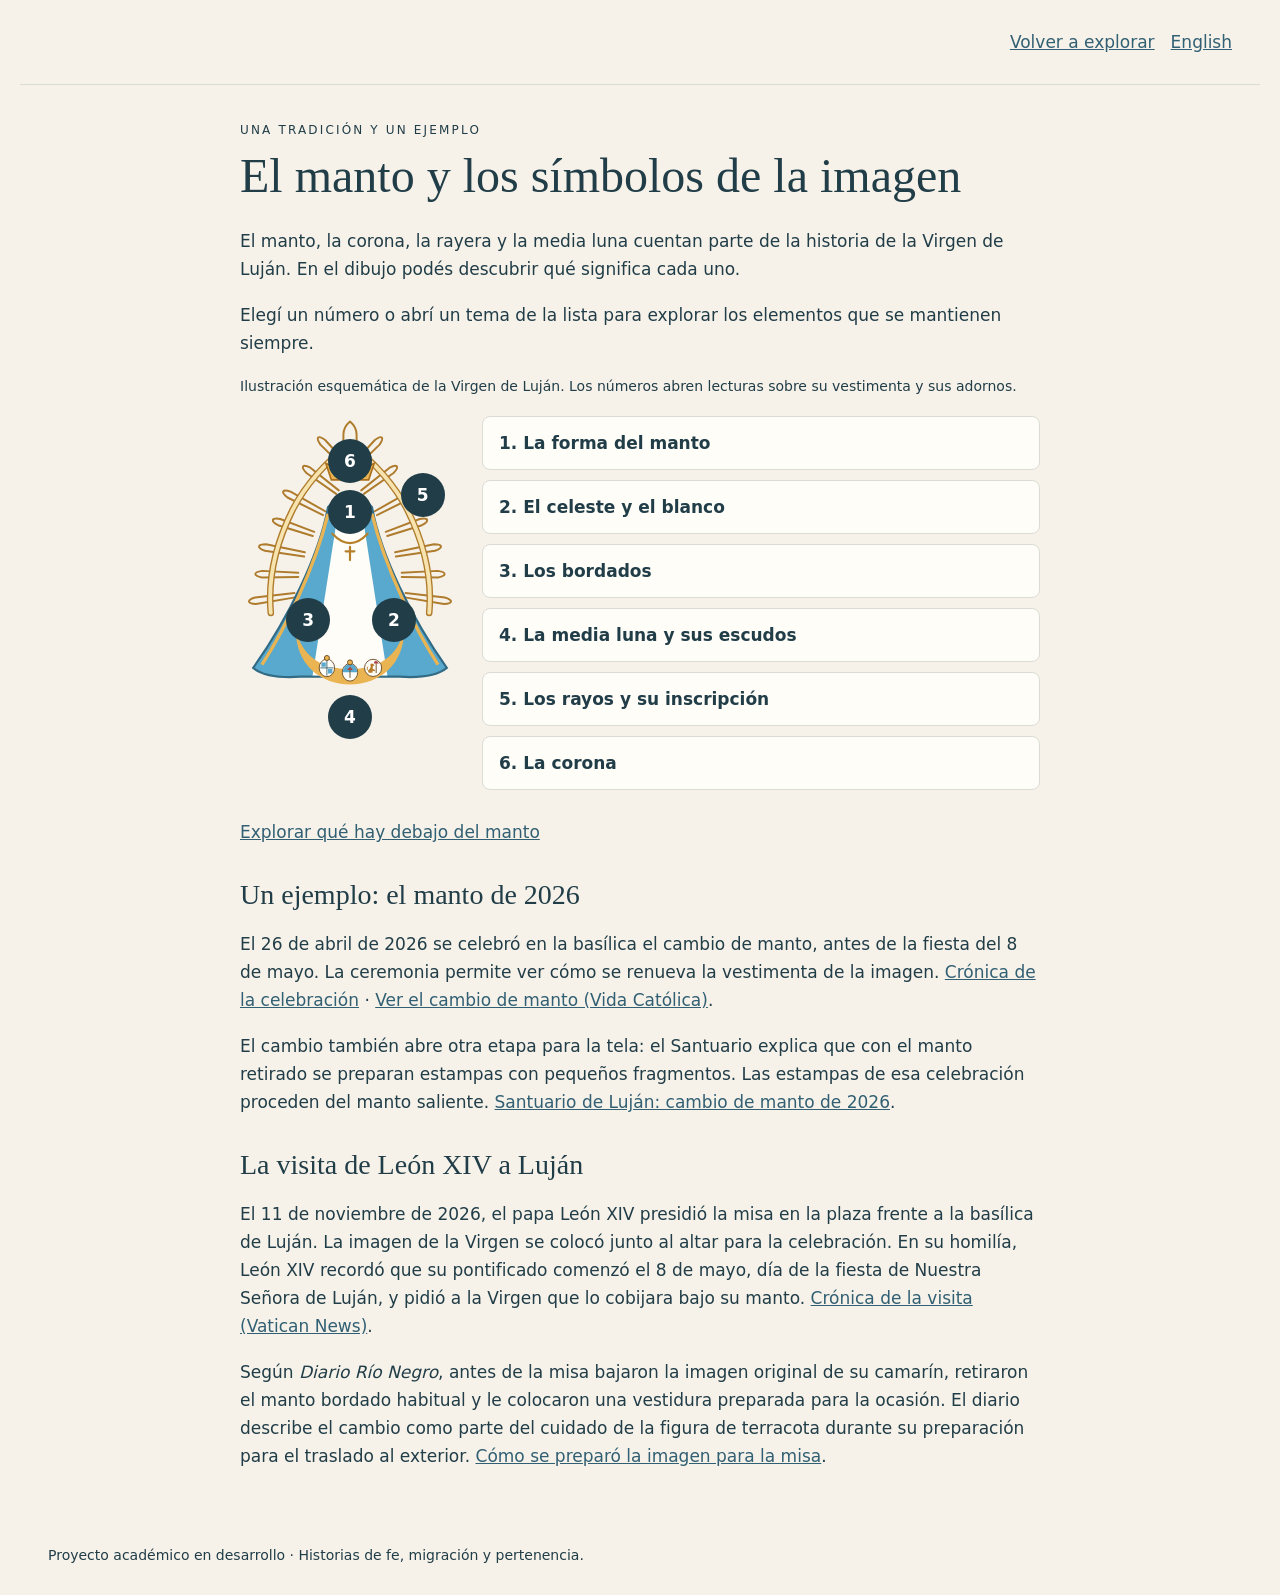
<file: leer-el-manto.html>
<!doctype html>
<html lang="es">
<head>
<meta charset="utf-8"><meta name="viewport" content="width=device-width,initial-scale=1">
<title>El manto y los símbolos de la imagen — La Virgen de Luján</title>
<meta name="description" content="Explorá la historia de la Virgen de Luján, su manto y su figura, y recorré un atlas de su devoción en el mundo.">
<link rel="stylesheet" href="sitio.css">
</head>
<body>
<header id="inicio"><a href="index.html#explorar">Volver a explorar</a> <a class="language-switch" href="leer-el-manto-en.html" hreflang="en" lang="en">English</a></header>
<main>
<section id="leer-el-manto" class="history" aria-labelledby="mantle-title">
<p class="eyebrow page-subtitle">Una tradición y un ejemplo</p>
<h2 class="page-title" id="mantle-title">El manto y los símbolos de la imagen</h2>
<p>El manto, la corona, la rayera y la media luna cuentan parte de la historia de la Virgen de Luján. En el dibujo podés descubrir qué significa cada uno.</p>
<p>Elegí un número o abrí un tema de la lista para explorar los elementos que se mantienen siempre.</p>
<p class="note">Ilustración esquemática de la Virgen de Luján. Los números abren lecturas sobre su vestimenta y sus adornos.</p>
<div class="mantle-map"><div class="mantle-drawing">
<svg viewBox="0 0 200 250" aria-hidden="true" focusable="false">
  <g id="rayera-ilustrada" fill="none" stroke="#af7c2e" stroke-width="1.8" stroke-linecap="round" stroke-linejoin="round">
    <path class="rayera-rayo" d="M50.1 164.9L14.6 170.9Q8.5 170.8 8.2 168.8Q7.9 166.8 13.7 165.0L49.5 161.0"/>
    <path class="rayera-rayo" d="M53.0 146.4L19.9 146.8Q14.0 145.7 14.0 143.7Q14.0 141.7 20.1 140.8L53.0 142.4"/>
    <path class="rayera-rayo" d="M58.3 127.8L22.7 122.5Q17.0 120.5 17.3 118.5Q17.7 116.6 23.7 116.6L59.0 123.9"/>
    <path class="rayera-rayo" d="M66.2 109.1L34.6 99.3Q29.3 96.4 29.9 94.5Q30.6 92.6 36.6 93.6L67.5 105.3"/>
    <path class="rayera-rayo" d="M75.5 90.1L43.2 74.1Q38.4 70.4 39.3 68.6Q40.3 66.8 46.0 68.8L77.4 86.6"/>
    <path class="rayera-rayo" d="M87.4 70.8L60.4 51.8Q56.2 47.4 57.4 45.8Q58.6 44.2 64.0 47.0L89.8 67.6"/>
    <path class="rayera-rayo" d="M98.8 51.2L73.1 26.0Q69.7 21.0 71.1 19.6Q72.5 18.2 77.4 21.8L101.7 48.4"/>
    <path class="rayera-rayo" d="M94 40V17Q94 10 100 5Q106 10 106 17V40"/>
    <path class="rayera-rayo" d="M98.3 48.4L122.6 21.8Q127.5 18.2 128.9 19.6Q130.3 21.0 126.9 26.0L101.2 51.2"/>
    <path class="rayera-rayo" d="M110.2 67.6L136.0 47.0Q141.4 44.2 142.6 45.8Q143.8 47.4 139.6 51.8L112.6 70.8"/>
    <path class="rayera-rayo" d="M122.6 86.6L154.0 68.8Q159.7 66.8 160.7 68.6Q161.6 70.4 156.8 74.1L124.5 90.1"/>
    <path class="rayera-rayo" d="M132.5 105.3L163.4 93.6Q169.4 92.6 170.1 94.5Q170.7 96.4 165.4 99.3L133.8 109.1"/>
    <path class="rayera-rayo" d="M141.0 123.9L176.3 116.6Q182.3 116.6 182.7 118.5Q183.0 120.5 177.3 122.5L141.7 127.8"/>
    <path class="rayera-rayo" d="M147.0 142.4L179.9 140.8Q186.0 141.7 186.0 143.7Q186.0 145.7 180.1 146.8L147.0 146.4"/>
    <path class="rayera-rayo" d="M150.5 161.0L186.3 165.0Q192.1 166.8 191.8 168.8Q191.5 170.8 185.4 170.9L149.9 164.9"/>
    <path d="M28 179C25 146 34 113 48 85C62 58 82 39 100 25C118 39 138 58 152 85C166 113 175 146 172 179" stroke="#af7c2e" stroke-width="6"/>
    <path d="M28 179C25 146 34 113 48 85C62 58 82 39 100 25C118 39 138 58 152 85C166 113 175 146 172 179" stroke="#f7e3ae" stroke-width="3.5"/>
  </g>
  <path d="M83 58l-5-15 13 6 9-14 9 14 13-6-5 15z" fill="#eab453" stroke="#ad711e" stroke-width="1.5"/>
  <path d="M80 83q20-24 40 0c8 43 36 101 68 146q-12 10-43 8H55q-31 2-43-8C44 184 72 126 80 83Z" fill="#58a9cd" stroke="#326b86" stroke-width="2"/>
  <path d="M87 101h26l21 135H66z" fill="#fffdf8"/>
  <path d="M80 89C68 139 40 195 20 226m100-137c12 50 40 106 60 137" fill="none" stroke="#eab453" stroke-width="3"/>
  <ellipse cx="100" cy="81" rx="9" ry="13" fill="#e7b976"/>
  <path d="M84 107q16 17 32 0m-16 12v12m-4-8h8" fill="none" stroke="#b58029" stroke-width="2" stroke-linecap="round"/>
  <path d="M51 194c5 25 24 36 49 36s44-11 49-36c1 31-22 50-49 50s-50-19-49-50Z" fill="#eab453"/>
  <!-- Escudos esquemáticos, de izquierda a derecha al mirar de frente. -->
  <g id="escudos-medialuna" stroke="#65451e" stroke-width=".8">
    <g transform="translate(79 229)"><ellipse rx="7" ry="8" fill="#fffdf8"/><path d="M0-7V7M-6 0H6" stroke="#315f73"/><path d="M-5-5h4v4h-4zm6 6h4v4H1z" fill="#58a9cd" stroke="none"/><circle cy="-9" r="2.3" fill="#eab453"/></g>
    <g transform="translate(100 233)"><ellipse rx="7" ry="8" fill="#fffdf8"/><path d="M-6.6 0A6.6 7.6 0 0 1 6.6 0Z" fill="#58a9cd" stroke="none"/><path d="M0 5V-3" stroke="#65451e"/><path d="M-2.6-2 0-5l2.6 3Z" fill="#ac4140" stroke="none"/><circle cy="-9" r="2.3" fill="#eab453"/></g>
    <g transform="translate(121 229)"><circle r="7.8" fill="#fffdf8"/><path d="M2.8-4.2V4.7" stroke="#65451e"/><path d="M.6-4.1Q1-7 3.4-6.1L5.5-4.1Z" fill="#ac4140" stroke="none"/><path d="M-4 4.3Q-5.1 2-3 1L-2-1.7-2.8-2.6-1.7-3.9 .2-3.6 1.2-2.3-.2-1.6-.4.8 1.9 1.9 1.4 3.1-.4 2.7-.6 4.3Z" fill="#b67a29" stroke="none"/><path d="M-4 3Q-6.6 1.7-5.2-.7" fill="none" stroke="#b67a29" stroke-linecap="round"/></g>
  </g>
</svg>
<a href="#manto-forma" data-mantle-detail="manto-forma" aria-label="Abrir detalle 1: La forma del manto" style="left:50%;top:34%">1</a>
<a href="#manto-colores" data-mantle-detail="manto-colores" aria-label="Abrir detalle 2: El celeste y el blanco" style="left:70%;top:72%">2</a>
<a href="#manto-bordado" data-mantle-detail="manto-bordado" aria-label="Abrir detalle 3: Los bordados" style="left:31%;top:72%">3</a>
<a href="#manto-medialuna" data-mantle-detail="manto-medialuna" aria-label="Abrir detalle 4: La media luna y sus escudos" style="left:50%;top:calc(100% + 18px)">4</a>
<a href="#manto-rayos" data-mantle-detail="manto-rayos" aria-label="Abrir detalle 5: Los rayos y su inscripción" style="left:83%;top:28%">5</a>
<a href="#manto-corona" data-mantle-detail="manto-corona" aria-label="Abrir detalle 6: La corona" style="left:50%;top:16%">6</a>
</div><div class="mantle-reading">
<details id="manto-forma"><summary>1. La forma del manto</summary><p>La capa se abre hacia abajo, como un poncho. Esa silueta amplia ayuda a reconocer la imagen vestida de Luján. <a href="https://www.lanacion.com.ar/lifestyle/tradicion-centenaria-particular-historia-del-traje-virgen-nid2363256/" target="_blank" rel="noopener noreferrer">Testimonio de quienes confeccionan la vestimenta</a>.</p></details>
<details id="manto-colores"><summary>2. El celeste y el blanco</summary><p>El conjunto tradicional combina un manto celeste con un vestido blanco. El Santuario pone esos colores en diálogo con los de la bandera argentina en sus celebraciones. <a href="https://santuariodelujan.org.ar/dia-virgen-de-lujan-290423/" target="_blank" rel="noopener noreferrer">Santuario de Luján: el manto y la bandera</a>.</p></details>
<details id="manto-bordado"><summary>3. Los bordados</summary><p>Los bordados dorados son un rasgo habitual de la presentación de la imagen. Los motivos concretos pueden cambiar: el monograma y las doce estrellas que explicamos para 2024 corresponden a ese diseño. <a href="https://santuariodelujan.org.ar/gracias-madre-nuestra-09x080524/" target="_blank" rel="noopener noreferrer">Santuario de Luján: el diseño de 2024</a>.</p></details>
<details id="manto-medialuna"><summary>4. La media luna y sus escudos</summary>
<p>La media luna remite al Apocalipsis (12,1), que describe a una mujer vestida del sol, con la luna bajo sus pies y una corona de doce estrellas. La tradición católica ha relacionado esa figura con María y ha incorporado la media luna a muchas representaciones de la Inmaculada Concepción. El proyecto histórico de la pieza de Luján menciona expresamente ese pasaje. <a href="https://repositorio.uca.edu.ar/bitstream/123456789/6572/1/teologia89.pdf" target="_blank" rel="noopener noreferrer">Estudio de Juan Guillermo Durán</a>.</p>
<p>A los pies de la Virgen está la media luna de plata. El proyecto histórico situaba juntos en el centro los escudos de Argentina y Uruguay. Una descripción de la pieza menciona también el de Paraguay, pero no indica el orden exacto de los tres. El dibujo los representa de forma simplificada. Según la lectura de la <a href="https://www.lanacion.com.ar/cultura/virgen-lujan-imagenes-secretos-de-devocion-historia-nid2383604/" target="_blank" rel="noopener noreferrer">fotografía de Adrián Melo</a>, de frente se ven Uruguay a la izquierda, Argentina en el centro y Paraguay a la derecha.</p>
<p><strong>Uruguay.</strong> El óvalo se divide en cuatro partes: la balanza representa la igualdad y la justicia; el Cerro de Montevideo, la fuerza; el caballo suelto, la libertad; y el buey, la abundancia. <a href="https://patrimonio.servicios.cgn.gub.uy/exhibits/show/papel-moneda/historia-de-los-billetes-en-ur" target="_blank" rel="noopener noreferrer">Archivo Histórico de Uruguay</a>.</p>
<p><strong>Argentina.</strong> Las manos unidas representan la unión de las provincias. El gorro frigio rojo simboliza la libertad, y el sol naciente alude al nacimiento de la nación. <a href="https://www.argentina.gob.ar/pais/simbolos/escudo" target="_blank" rel="noopener noreferrer">Escudo Nacional argentino</a>.</p>
<p><strong>Paraguay.</strong> Su escudo se representa aquí con un león y, junto a él, una lanza rematada por el gorro frigio, símbolo de la libertad. Son los elementos del <a href="https://www2.mre.gov.py/embapar-ecuador/index.php/noticias/14-de-agosto-dia-de-la-bandera-paraguaya?ccm_paging_p=52" target="_blank" rel="noopener noreferrer">Sello de Hacienda del Paraguay</a>, que aparece en el reverso de su bandera. <a href="https://repositorio.uca.edu.ar/bitstream/123456789/6572/1/teologia89.pdf" target="_blank" rel="noopener noreferrer">Diseño histórico</a> · <a href="https://repositorio.uca.edu.ar/bitstream/123456789/19955/2/virgen-lujan-mariologia.pdf" target="_blank" rel="noopener noreferrer">Descripción de la pieza</a>.</p>
<p>Los escudos son emblemas nacionales. Reunidos en la media luna, ayudan a leer la dimensión regional de esta devoción: el Santuario reconoce a la Virgen de Luján como patrona de Argentina, Uruguay y Paraguay. <a href="https://santuariodelujan.org.ar/historia/" target="_blank" rel="noopener noreferrer">Historia del Santuario de Luján</a>.</p>
<p><strong><a href="https://www.lanacion.com.ar/cultura/virgen-lujan-imagenes-secretos-de-devocion-historia-nid2383604/" target="_blank" rel="noopener noreferrer">Ver la foto de la imagen original y sus escudos ↗</a></strong><br><span class="note">Fotografía de Adrián Melo, publicada en La Nación. Buscá la foto con el pie «Imagen original de la Virgen de Luján».</span></p></details>
<details id="manto-rayos"><summary>5. Los rayos y su inscripción</summary>
<p>La pieza con rayos que rodea la imagen se llama rayera. En la banda que une los rayos se lee: <strong>«Es la Virgen de Luján la primera fundadora de esta Villa»</strong>. La frase procede del documento de 1755 que elevó a Luján a la categoría de villa. <a href="https://repositorio.uca.edu.ar/bitstream/123456789/12075/1/lujan-virgen-historia-pueblo.pdf" target="_blank" rel="noopener noreferrer">Historia de la Virgen de Luján, Universidad Católica Argentina</a>.</p>
<p><a href="https://assets.holyart.it/images/ST008761/pt/500/A/SN094209/CLOSEUP12_HD/h-a6415dd6/estatua-nossa-senhora-de-lujan-em-resina-pintada-60-cm.jpg" target="_blank" rel="noopener noreferrer">Ver la inscripción en una réplica (fotografía de Holyart)</a>.</p></details>
<details id="manto-corona"><summary>6. La corona</summary><p>La corona representa a María como reina. La imagen de Luján recibió una coronación solemne el 8 de mayo de 1887. La corona que suele lucir la imagen es distinta de la que se usó en aquella ceremonia. <a href="https://repositorio.uca.edu.ar/bitstream/123456789/19955/2/virgen-lujan-mariologia.pdf" target="_blank" rel="noopener noreferrer">Estudio histórico, Universidad Católica Argentina</a>.</p></details>
</div></div>
<p><a href="debajo-del-manto.html">Explorar qué hay debajo del manto</a></p>
<h3>Un ejemplo: el manto de 2026</h3>
<p>El 26 de abril de 2026 se celebró en la basílica el cambio de manto, antes de la fiesta del 8 de mayo. La ceremonia permite ver cómo se renueva la vestimenta de la imagen. <a href="https://www.aica.org/imprimir-noticia.php?id=73729" target="_blank" rel="noopener noreferrer">Crónica de la celebración</a> · <a href="https://www.youtube.com/watch?v=lxQL10PiBLA" target="_blank" rel="noopener noreferrer">Ver el cambio de manto (Vida Católica)</a>.</p>
<p>El cambio también abre otra etapa para la tela: el Santuario explica que con el manto retirado se preparan estampas con pequeños fragmentos. Las estampas de esa celebración proceden del manto saliente. <a href="https://santuariodelujan.org.ar/misa-de-cambio-de-manto-2026/" target="_blank" rel="noopener noreferrer">Santuario de Luján: cambio de manto de 2026</a>.</p>
<h3>La visita de León XIV a Luján</h3>
<p>El 11 de noviembre de 2026, el papa León XIV presidió la misa en la plaza frente a la basílica de Luján. La imagen de la Virgen se colocó junto al altar para la celebración. En su homilía, León XIV recordó que su pontificado comenzó el 8 de mayo, día de la fiesta de Nuestra Señora de Luján, y pidió a la Virgen que lo cobijara bajo su manto. <a href="https://www.vaticannews.va/es/papa/news/2026-11/papa-leon-xiv-en-lujan-argentina-levantate-y-camina.html" target="_blank" rel="noopener noreferrer">Crónica de la visita (Vatican News)</a>.</p>
<p>Según <cite>Diario Río Negro</cite>, antes de la misa bajaron la imagen original de su camarín, retiraron el manto bordado habitual y le colocaron una vestidura preparada para la ocasión. El diario describe el cambio como parte del cuidado de la figura de terracota durante su preparación para el traslado al exterior. <a href="https://www.rionegro.com.ar/sociedad/por-que-cambiaron-el-manto-a-la-virgen-de-lujan-antes-de-llegar-al-altar-del-papa-leon-xiv-4793887/" target="_blank" rel="noopener noreferrer">Cómo se preparó la imagen para la misa</a>.</p>
</section>
</main>
<dialog id="mantle-dialog" class="story-dialog" aria-labelledby="mantle-dialog-title"><div class="dialog-toolbar"><button type="button" id="close-mantle" autofocus>Cerrar</button></div><article class="card"><h2 id="mantle-dialog-title"></h2><div id="mantle-dialog-body"></div></article></dialog>
<footer>Proyecto académico en desarrollo · Historias de fe, migración y pertenencia.</footer>
<script>
(()=>{
  const dialog=document.getElementById('mantle-dialog');
  if(!dialog || typeof dialog.showModal!=='function')return;
  const title=document.getElementById('mantle-dialog-title');
  const body=document.getElementById('mantle-dialog-body');
  const topics=new Map();let trigger;
  function openTopic(id,from){
    const topic=topics.get(id);if(!topic)return;
    trigger=from;title.textContent=topic.title;body.replaceChildren(topic.content.cloneNode(true));
    dialog.showModal();dialog.scrollTop=0;
  }
  document.querySelectorAll('.mantle-reading details').forEach(detail=>{
    const summary=detail.querySelector('summary');
    const content=document.createDocumentFragment();
    for(const child of detail.childNodes){if(child!==summary)content.append(child.cloneNode(true));}
    const id=detail.id;topics.set(id,{title:summary.textContent,content});
    const button=document.createElement('button');button.type='button';button.id=id;button.textContent=summary.textContent;
    button.setAttribute('aria-haspopup','dialog');button.setAttribute('aria-controls',dialog.id);
    button.addEventListener('click',()=>openTopic(id,button));detail.replaceWith(button);
  });
  document.querySelectorAll('[data-mantle-detail]').forEach(link=>{
    link.setAttribute('aria-haspopup','dialog');link.setAttribute('aria-controls',dialog.id);
    link.addEventListener('click',event=>{event.preventDefault();openTopic(link.dataset.mantleDetail,link);});
  });
  document.getElementById('close-mantle').addEventListener('click',()=>dialog.close());
  dialog.addEventListener('close',()=>{if(trigger?.isConnected)trigger.focus({preventScroll:true});});
})();
</script>
</body></html>
</file>
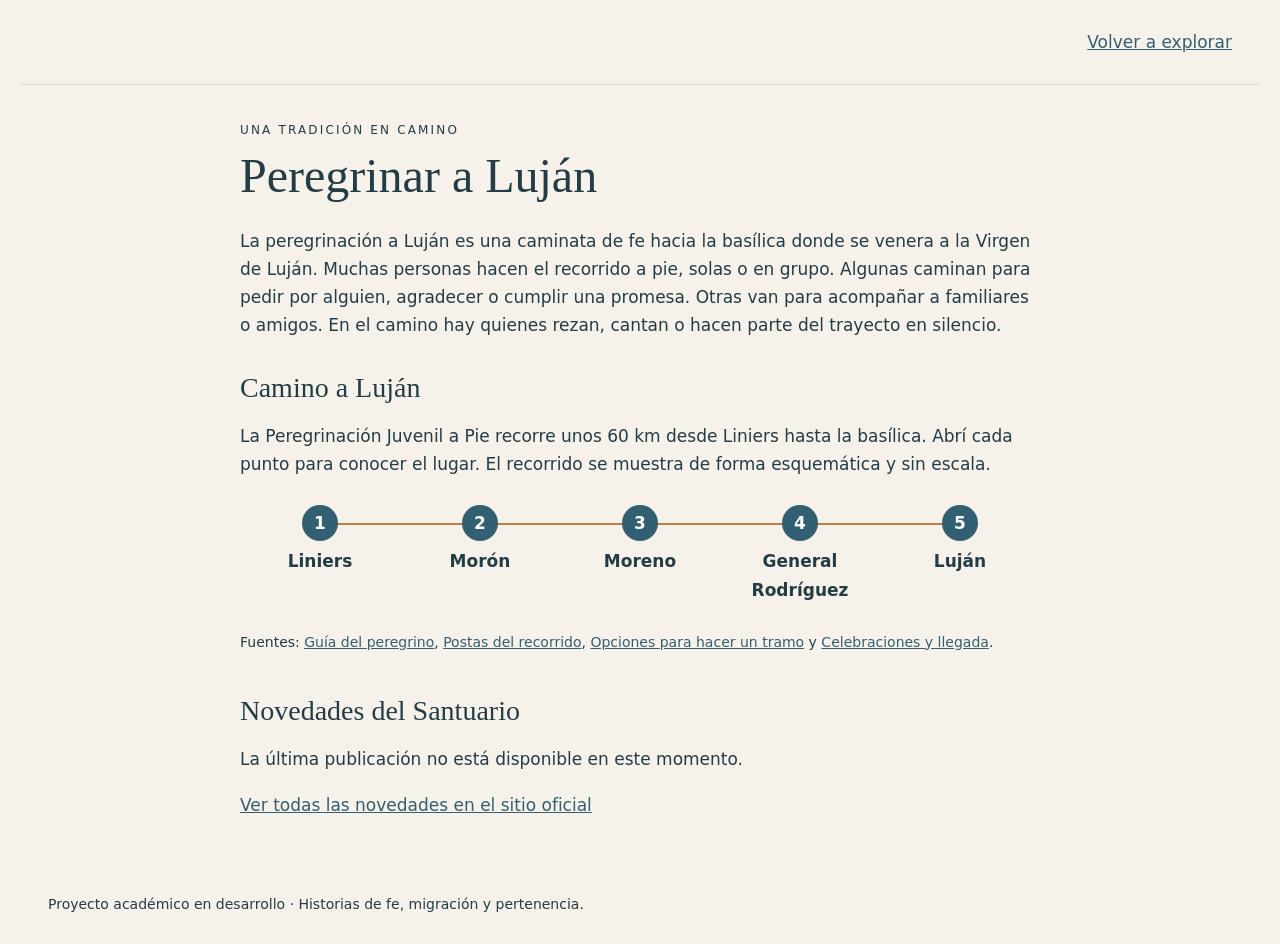
<file: peregrinar.html>
<!doctype html>
<html lang="es">
<head>
<meta charset="utf-8"><meta name="viewport" content="width=device-width,initial-scale=1">
<title>Peregrinar a Luján — La Virgen de Luján</title>
<meta name="description" content="Explorá la historia de la Virgen de Luján, su manto y su figura, y recorré un atlas de su devoción en el mundo.">
<link rel="stylesheet" href="sitio.css">
</head>
<body>
<header id="inicio"><a href="index.html#explorar">Volver a explorar</a></header>
<main>
<section id="peregrinar" class="history" aria-labelledby="pilgrimage-title">
<p class="eyebrow page-subtitle">Una tradición en camino</p>
<h2 class="page-title" id="pilgrimage-title">Peregrinar a Luján</h2>
<p>La peregrinación a Luján es una caminata de fe hacia la basílica donde se venera a la Virgen de Luján. Muchas personas hacen el recorrido a pie, solas o en grupo. Algunas caminan para pedir por alguien, agradecer o cumplir una promesa. Otras van para acompañar a familiares o amigos. En el camino hay quienes rezan, cantan o hacen parte del trayecto en silencio.</p>
<div class="pilgrimage-route">
<h3>Camino a Luján</h3>
<p>La Peregrinación Juvenil a Pie recorre unos 60 km desde Liniers hasta la basílica. Abrí cada punto para conocer el lugar. El recorrido se muestra de forma esquemática y sin escala.</p>
<ol aria-label="Puntos del camino a Luján">
<li><details><summary><span aria-hidden="true">1</span><strong>Liniers</strong></summary><p>El Santuario de San Cayetano, en la ciudad de Buenos Aires, marca el kilómetro cero.</p></details></li>
<li><details><summary><span aria-hidden="true">2</span><strong>Morón</strong></summary><p>Una de las localidades del oeste bonaerense por las que pasan los peregrinos. El Santuario de Luján la menciona como posta de caminantes.</p></details></li>
<li><details><summary><span aria-hidden="true">3</span><strong>Moreno</strong></summary><p>Quienes prefieren caminar un tramo más corto pueden incorporarse en este partido. La Reja es uno de los puntos de partida que ha sugerido el Santuario.</p></details></li>
<li><details><summary><span aria-hidden="true">4</span><strong>General Rodríguez</strong></summary><p>Es uno de los últimos partidos del recorrido. Algunos grupos comienzan la caminata aquí.</p></details></li>
<li><details><summary><span aria-hidden="true">5</span><strong>Luján</strong></summary><p>La caminata culmina en la basílica. La misa central de la peregrinación se celebra frente al templo.</p></details></li>
</ol>
<p class="note">Fuentes: <a href="https://santuariodelujan.org.ar/lo-que-necesitas-saber-para-peregrinar-011026/">Guía del peregrino</a>, <a href="https://santuariodelujan.org.ar/presencia-gobierno-provincia-peregrinacion-031024/">Postas del recorrido</a>, <a href="https://santuariodelujan.org.ar/47-peregrinacion-juvenil-2021/">Opciones para hacer un tramo</a> y <a href="https://santuariodelujan.org.ar/cuenta-regresiva-para-la-52a-peregrinacion-juvenil-a-lujan-150926/">Celebraciones y llegada</a>.</p>
</div>
<section aria-labelledby="santuario-title">
<h3 id="santuario-title">Novedades del Santuario</h3>
<p id="santuario-novedad" aria-live="polite" hidden></p>
<p><a href="https://santuariodelujan.org.ar/novedades/">Ver todas las novedades en el sitio oficial</a></p>
</section>
</section>
</main>
<script src="novedades-santuario.js" defer></script>
<footer>Proyecto académico en desarrollo · Historias de fe, migración y pertenencia.</footer>
</body></html>
</file>
<file: sitio.css>
:root{color-scheme:light;--ink:#213d48;--paper:#f6f2e9;--blue:#315f73;--line:#d9ddd6}*{box-sizing:border-box}body{margin:0;background:var(--paper);color:var(--ink);font:17px/1.65 system-ui,sans-serif}header,main,footer{max-width:1240px;margin:auto;padding:28px}header{display:flex;justify-content:flex-end;border-bottom:1px solid var(--line)}header a,a{color:var(--blue)}.brand{font-weight:700;text-decoration:none}.eyebrow{font-size:12px;letter-spacing:.18em;text-transform:uppercase}.intro{max-width:850px;padding:16px 0 28px}h1{font:clamp(45px,7vw,82px)/1.06 Georgia,serif;margin:16px 0 24px;font-weight:400}h2,h3{font-family:Georgia,serif;font-weight:400;line-height:1.2}h2{font-size:34px}h3{font-size:28px;margin:12px 0}.lead{font-size:21px;max-width:680px}.atlas{display:grid;grid-template-columns:1.2fr 1fr;gap:26px}.map{background:#e0e9e6;border-radius:12px;padding:20px;align-self:start}.map button,.filters button{font:inherit;cursor:pointer;border:1px solid var(--blue);border-radius:30px;padding:8px 16px;background:transparent;color:var(--ink)}button[aria-pressed=true]{background:var(--blue);color:white}.filters{display:flex;flex-wrap:wrap;gap:8px;margin-bottom:16px}.card{background:#fffdf8;border:1px solid var(--line);border-radius:12px;padding:26px}.status{font-size:13px;border-left:3px solid #b58b42;padding-left:12px}li{margin:9px 0}.note{font-size:14px}#metodo{margin-top:60px;border-top:1px solid var(--line);padding-top:20px;max-width:850px}footer{font-size:14px}.pin{fill:#315f73;stroke:white;stroke-width:2}.pin-label{font:14px system-ui;fill:#213d48}.ocean-label{font:12px system-ui;fill:#527780;letter-spacing:3px}button:focus-visible,a:focus-visible{outline:3px solid #b58b42;outline-offset:4px}@media(max-width:760px){.atlas{grid-template-columns:1fr}header,main,footer{padding:20px}.intro{padding-top:12px}header{font-size:14px}}
.map-point{cursor:pointer}.hit-area{fill:transparent}.map-point:hover .pin,.map-point[aria-pressed=true] .pin{fill:#a36a22;stroke-width:3}.map-point:focus-visible{outline:none}.map-point:focus-visible .hit-area{stroke:#a36a22;stroke-width:3}

#map{height:450px;border-radius:8px;margin-top:15px}.atlas-marker{background:none;border:0}.atlas-marker span{display:block;width:24px;height:24px;background:#315f73;border:3px solid white;border-radius:50%;box-shadow:0 1px 6px #345}.atlas-marker.selected span{background:#a36a22}.atlas-marker:focus-visible{outline:3px solid #a36a22}.leaflet-container{font-family:system-ui,sans-serif}

.atlas-marker.origin span{background:#824d75}.atlas-marker.origin.selected span{background:#824d75;box-shadow:0 0 0 4px #d5ad66}.leaflet-attribution-flag{display:none!important}

.atlas{grid-template-columns:minmax(0,1.5fr) minmax(260px,1fr);align-items:start}main:has(>.atlas){padding-top:14px}
.places h2{margin:0 0 10px;font-size:28px}.filters{display:grid;gap:8px}.filters button{border-radius:8px;text-align:left;width:100%;background:#fffdf8;padding:10px 14px}.filters button:hover{border-color:#a36a22}.filters button[aria-pressed=true]{background:var(--blue);color:white}
.story-dialog{color:var(--ink);background:#fffdf8;border:1px solid var(--line);border-radius:14px;width:min(720px,calc(100% - 32px));max-height:85vh;max-height:85dvh;padding:0;overflow:auto;overscroll-behavior:contain}.story-dialog::backdrop{background:rgba(21,42,50,.65)}.dialog-toolbar{position:sticky;top:0;display:flex;justify-content:flex-end;padding:12px 18px;background:#fffdf8;border-bottom:1px solid var(--line);z-index:1}.dialog-toolbar button{font:inherit;cursor:pointer;background:transparent;color:var(--ink);border:1px solid var(--blue);border-radius:24px;padding:7px 18px}.story-dialog .card{border:0;border-radius:0;overflow-wrap:anywhere}.story-dialog h2{font-size:32px;margin:12px 0 24px}body:has(.story-dialog[open]){overflow:hidden}
@media(max-width:760px){.atlas{grid-template-columns:1fr}#map{height:360px}.story-dialog .card{padding:20px}.story-dialog h2{font-size:28px}}

.story-photo{margin:0 0 24px}.story-photo img{display:block;width:100%;height:auto;border-radius:8px}.story-photo figcaption{font-size:13px;line-height:1.5;margin-top:8px}

.history{max-width:800px;margin:8px auto 12px;scroll-margin-top:24px}.history h3{margin-top:32px}.history p{margin:18px 0}.history a{overflow-wrap:anywhere}

.mantle-map{display:grid;grid-template-columns:minmax(140px,220px) minmax(0,1fr);gap:22px;align-items:start}.mantle-drawing{position:relative;aspect-ratio:4/5;margin-bottom:44px}.mantle-drawing svg{width:100%;height:100%}.mantle-drawing a{position:absolute;display:grid;place-items:center;width:44px;height:44px;border-radius:50%;background:#213d48;color:white;text-decoration:none;font-weight:700;transform:translate(-50%,-50%)}.mantle-drawing a:first-of-type{left:50%;top:46%}.mantle-drawing a:last-of-type{left:70%;top:72%}.mantle-reading details{background:#fffdf8;border:1px solid var(--line);border-radius:8px;padding:12px 16px;margin-bottom:10px}.mantle-reading summary{cursor:pointer;font-weight:700}.mantle-reading summary:focus-visible{outline:3px solid #b58b42}.mantle-reading details:target{border-color:#315f73}@media(max-width:560px){.mantle-map{grid-template-columns:1fr}.mantle-drawing{width:min(100%,220px);margin:0 auto 44px}}

.rayera-label{position:absolute;top:calc(100% + 2px);left:50%;transform:translateX(-50%);padding:1px 6px;background:#fff5db;color:#513818;border:1px solid #b98236;border-radius:4px;font:700 11px/1.4 system-ui,sans-serif;white-space:nowrap;pointer-events:none}

.layer-panel{display:grid;grid-template-columns:minmax(90px,150px) minmax(0,1fr);gap:18px;align-items:center;padding:18px;border:1px solid #d9ddd6;border-radius:12px;background:#fffdf8;margin:12px 0}.layer-panel[hidden],.layer-controls[hidden]{display:none}.layer-panel svg{width:100%;max-height:170px}.layer-panel h3,.layer-panel p{margin:0 0 8px}.layer-controls{display:flex;gap:10px}.layer-controls button{font:inherit;cursor:pointer;color:#213d48;background:#fffdf8;border:1px solid #315f73;border-radius:8px;padding:8px 14px}@media(max-width:460px){.layer-panel{grid-template-columns:1fr}}

.mantle-reading>button{display:block;width:100%;text-align:left;font:inherit;font-weight:700;color:#213d48;background:#fffdf8;border:1px solid #d9ddd6;border-radius:8px;padding:12px 16px;margin-bottom:10px;cursor:pointer}.mantle-reading>button:hover{border-color:#315f73}

.site-paths{display:grid;grid-template-columns:repeat(2,minmax(0,1fr));gap:10px;margin:24px 0 0}.site-path{display:block;padding:12px 16px;border:1px solid var(--line);border-radius:9px;background:#fffdf8;color:var(--ink);text-decoration:none}.site-path strong,.site-path span{display:block}.site-path span{font-size:.87em}.site-path-main{background:#315f73;color:white;border-color:#315f73}.site-path:hover strong{text-decoration:underline}.site-path:focus-visible{outline:3px solid #b58b42;outline-offset:3px}#atlas,#explorar{scroll-margin-top:18px}@media(max-width:520px){.site-paths{grid-template-columns:1fr}}

.song-list{display:grid;gap:12px}.song-card h3{margin:0 0 6px}.song-card p{margin:8px 0}.song-card p:last-child{margin-bottom:0}#canciones{margin-bottom:48px}

.pilgrimage-route { margin: 24px 0 40px; }
.pilgrimage-route ol { display: grid; grid-template-columns: repeat(5, minmax(0, 1fr)); list-style: none; padding: 0; }
.pilgrimage-route li { position: relative; padding: 0 6px; }
.pilgrimage-route li:not(:last-child)::before { content: ""; position: absolute; top: 18px; left: 50%; width: 100%; border-top: 2px solid #b98236; }
.pilgrimage-route summary { display: grid; justify-items: center; gap: 6px; text-align: center; cursor: pointer; list-style: none; }
.pilgrimage-route summary::-webkit-details-marker { display: none; }
.pilgrimage-route summary:hover strong, .pilgrimage-route details[open] summary strong { text-decoration: underline; }
.pilgrimage-route summary span { position: relative; display: grid; place-items: center; width: 36px; height: 36px; border-radius: 50%; background: #315f73; color: white; font-weight: 700; }
.pilgrimage-route details p { margin: 8px 0 12px; }
@media (max-width: 600px) {
  .pilgrimage-route ol { grid-template-columns: 1fr; }
  .pilgrimage-route li { padding: 0 0 12px; }
  .pilgrimage-route li:not(:last-child)::before { top: 18px; bottom: -18px; left: 17px; width: 0; border-top: 0; border-left: 2px solid #b98236; }
  .pilgrimage-route summary { grid-template-columns: 36px 1fr; justify-items: start; align-items: center; text-align: left; }
  .pilgrimage-route details p { margin-left: 42px; }
}

.intro > .page-title, .history > .page-title { font: 400 clamp(32px, 5vw, 48px)/1.12 Georgia, serif; margin: 0 0 24px; }
.intro > .page-subtitle, .history > .page-subtitle { margin: 0 0 8px; }

header .language-switch { margin-inline-start: 1rem; }
</file>
